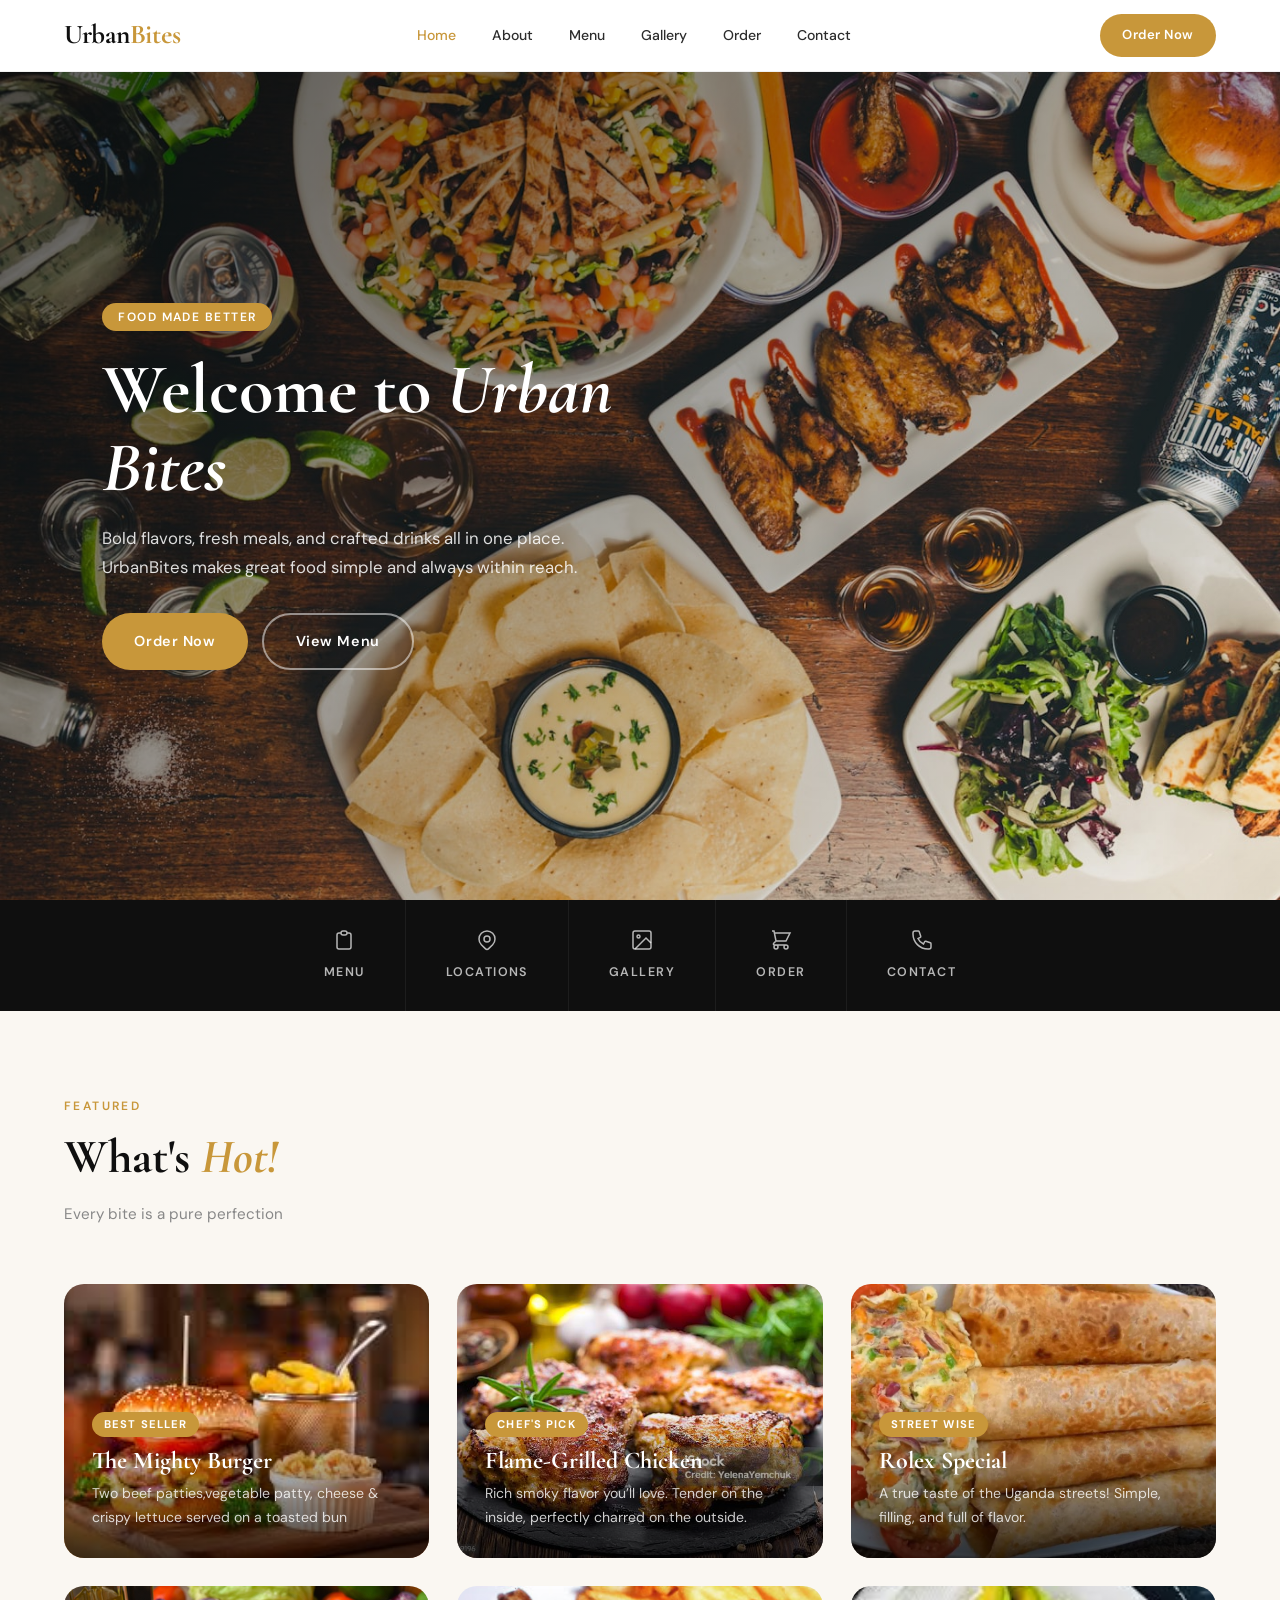
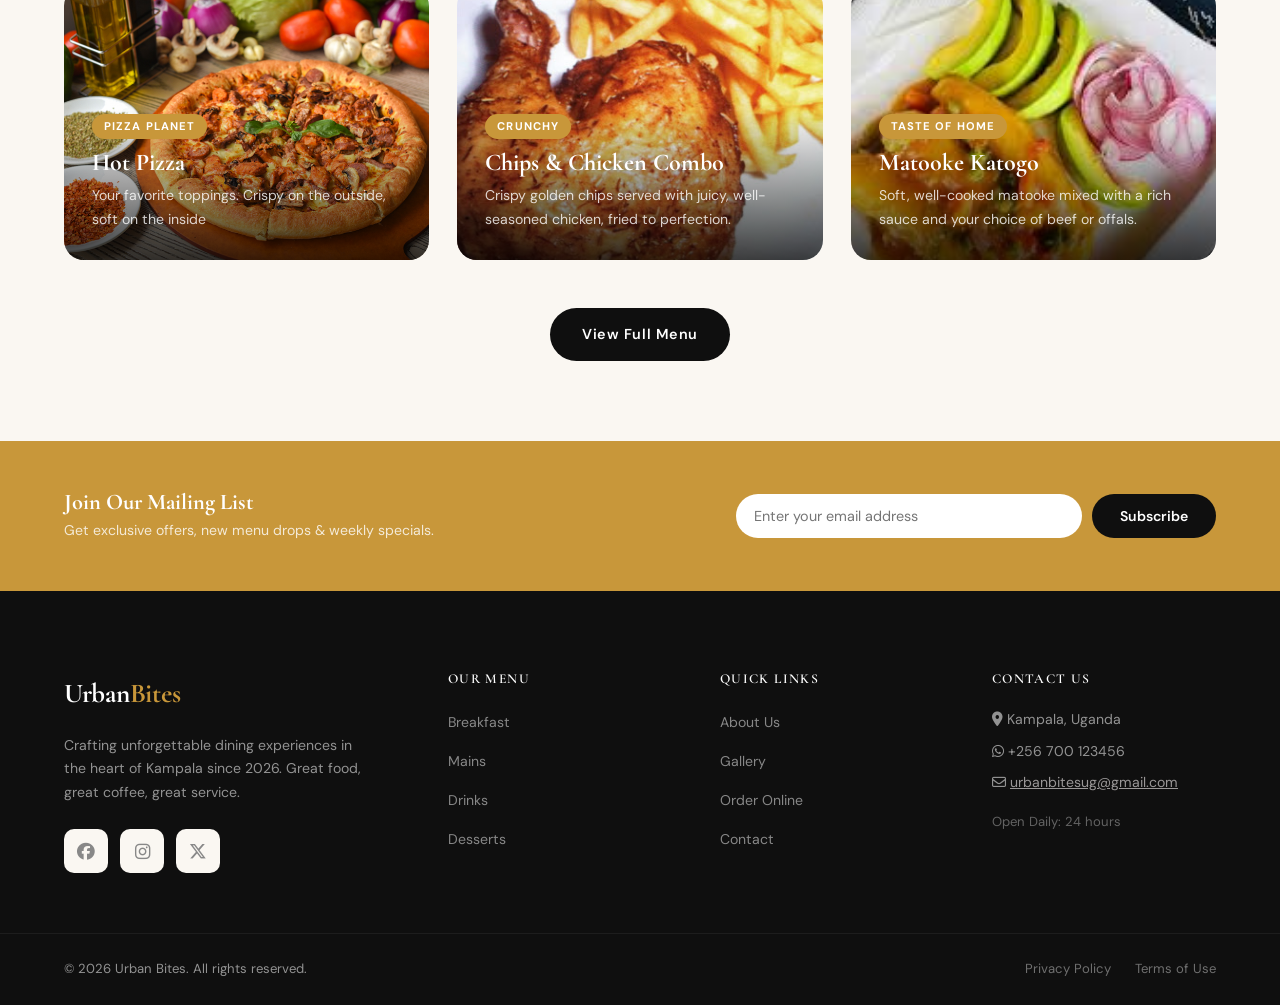
<file: index.html>
<!DOCTYPE html>
<html lang="en">
<head>
  <meta charset="UTF-8">
  <meta name="viewport" content="width=device-width, initial-scale=1.0">
  <title>Urban Bites | Premium Dining in Kampala</title>
  <link rel="stylesheet" href="style.css">
  <link rel="stylesheet" href="https://cdnjs.cloudflare.com/ajax/libs/font-awesome/6.7.2/css/all.min.css">

</head>
<body>

<!-- HEADER -->
<header class="site-header" id="siteHeader">
  <div class="header-inner">
    <a href="index.html" class="logo">Urban<span>Bites</span></a>
    <nav class="main-nav">
      <a href="index.html" class="active">Home</a>
      <a href="about.html">About</a>
      <a href="services.html">Menu</a>
      <a href="gallery.html">Gallery</a>
      <a href="order.html">Order</a>
      <a href="contact.html">Contact</a>
      
    </nav>
    <a href="order.html" class="btn btn-gold btn-sm nav-cta">Order Now</a>
    <button class="hamburger" id="hamburger" aria-label="Toggle menu">
      <span></span><span></span><span></span>
    </button>
  </div>
</header>

<!-- MOBILE MENU -->
<div class="mobile-menu" id="mobileMenu" style="display:none;">
  <a href="index.html">Home</a>
  <a href="about.html">About</a>
  <a href="services.html">Menu</a>
  <a href="gallery.html">Gallery</a>
  <a href="order.html">Order</a>
  <a href="contact.html">Contact</a>
  <a href="order.html" class="btn btn-gold">Order Now</a>
</div>

<div class="page-body">

  <!-- HERO SLIDER -->
  <section class="hero-slider" aria-label="Featured slides">
    <div class="slide active" id="slide-0">
      <div class="slide-bg" style="background-image: url('/Images/home\ page\ background.jpg');"></div>
      <div class="slide-overlay"></div>
      <div class="slide-content">
        <div class="slide-text">
          <span class="tag">Food made better</span>
          <h2>Welcome to <em style="color: white;">Urban Bites</em></h2>
          <p>Bold flavors, fresh meals, and crafted drinks all in one place. UrbanBites makes great food simple and always within reach.</p>
          <div class="slide-actions">
            <a href="order.html" class="btn btn-gold">Order Now</a>
            <a href="services.html" class="btn btn-outline">View Menu</a>
          </div>
        </div>
      </div>
    </div>
  </section>
    
  <!-- QUICK LINKS -->
  <nav class="quick-links" aria-label="Quick navigation">
    <div class="quick-links-inner">
      <a href="services.html" class="quick-link-item">
        <svg viewBox="0 0 24 24"><path d="M9 5H7a2 2 0 00-2 2v12a2 2 0 002 2h10a2 2 0 002-2V7a2 2 0 00-2-2h-2M9 5a2 2 0 002 2h2a2 2 0 002-2M9 5a2 2 0 012-2h2a2 2 0 012 2"/></svg>
        Menu
      </a>
      <a href="#locations" class="quick-link-item">
        <svg viewBox="0 0 24 24"><path d="M17.657 16.657L13.414 20.9a1.998 1.998 0 01-2.827 0l-4.244-4.243a8 8 0 1111.314 0z"/><path d="M15 11a3 3 0 11-6 0 3 3 0 016 0z"/></svg>
        Locations
      </a>
      <a href="gallery.html" class="quick-link-item">
      
        <svg viewBox="0 0 24 24"><rect x="3" y="3" width="18" height="18" rx="2"/><circle cx="8.5" cy="8.5" r="1.5"/><path d="M21 15l-5-5L5 21"/></svg>
       
        Gallery
      </a>
      <a href="order.html" class="quick-link-item">
        <svg viewBox="0 0 24 24"><path d="M3 3h2l.4 2M7 13h10l4-8H5.4M7 13L5.4 5M7 13l-2.293 2.293c-.63.63-.184 1.707.707 1.707H17m0 0a2 2 0 100 4 2 2 0 000-4zm-8 2a2 2 0 11-4 0 2 2 0 014 0z"/></svg>
        Order
      </a>
      <a href="contact.html" class="quick-link-item">
        <svg viewBox="0 0 24 24"><path d="M3 5a2 2 0 012-2h3.28a1 1 0 01.948.684l1.498 4.493a1 1 0 01-.502 1.21l-2.257 1.13a11.042 11.042 0 005.516 5.516l1.13-2.257a1 1 0 011.21-.502l4.493 1.498a1 1 0 01.684.949V19a2 2 0 01-2 2h-1C9.716 21 3 14.284 3 6V5z"/></svg>
        Contact
      </a>
    </div>
  </nav>

  <!-- PROMO / FEATURED -->
  <section class="promo-section">
    <div class="container">
      <div class="section-head">
        <span class="section-label">Featured</span>
        <h2 class="section-title">What's <em>Hot!</em></h2>
        <p class="section-subtitle">Every bite is a pure perfection</p>
      </div>
      <div class="promo-grid">
        <a href="services.html" class="promo-card">
          <img src="/Images/burger.jpg" alt="Signature Burger">
          <div class="promo-card-overlay">
            <span class="promo-badge">Best Seller</span>
            <h3>The Mighty Burger</h3>
            <p>Two beef patties,vegetable patty, cheese &amp; crispy lettuce served on a toasted bun</p>
          </div>
        </a>
        <a href="services.html" class="promo-card">
          <img src="/Images/Chicken.jpg" alt="Chicken">
          <div class="promo-card-overlay">
            <span class="promo-badge">Chef's Pick</span>
            <h3>Flame-Grilled Chicken</h3>
            <p>Rich smoky flavor you’ll love. Tender on the inside, perfectly charred on the outside.</p>
          </div>
        </a>
        <a href="services.html" class="promo-card">
          <img src="/Images/rolex.webp" alt="Rolex">
          <div class="promo-card-overlay">
            <span class="promo-badge">STREET WISE</span>
            <h3>Rolex Special</h3>
            <p>A true taste of the Uganda streets! Simple, filling, and full of flavor.</p>
          </div>
        </a>
        <a href="services.html" class="promo-card">
          <img src="/Images/pizza 1.jpg" alt="Peri Peri Chicken">
          <div class="promo-card-overlay">
            <span class="promo-badge">pizza planet</span>
            <h3>Hot Pizza</h3>
            <p>Your favorite toppings. Crispy on the outside, soft on the inside</p>
          </div>
        </a>
        <a href="services.html" class="promo-card">
          <img src="/Images/Chips and chicken.jpg" alt="Chips andChicken">
          <div class="promo-card-overlay">
            <span class="promo-badge">CRUNCHY</span>
            <h3>Chips & Chicken Combo</h3>
            <p>Crispy golden chips served with juicy, well-seasoned chicken, fried to perfection.</p>
          </div>
        </a>
        <a href="services.html" class="promo-card">
          <img src="/Images/Katogo.jpg" alt="Katogo">
          <div class="promo-card-overlay">
            <span class="promo-badge">Taste of home</span>
            <h3>Matooke Katogo</h3>
            <p>Soft, well-cooked matooke mixed with a rich sauce and your choice of beef or offals.</p>
          </div>
        </a>
      </div>
    </div>
    <div style="text-align:center; margin-top: 48px;">
        <a href="services.html" class="btn btn-dark">View Full Menu</a>
      </div>
  </section>

  

  <!-- SUBSCRIBE -->
  <div class="subscribe-strip">
    <div class="subscribe-text">
      <h3>Join Our Mailing List</h3>
      <p>Get exclusive offers, new menu drops & weekly specials.</p>
    </div>
    <div class="subscribe-form">
      <input type="email" placeholder="Enter your email address">
      <button type="button">Subscribe</button>
    </div>
  </div>

  <!-- FOOTER -->
  <footer class="site-footer" id="locations">
    <div class="footer-inner">
      <div class="footer-brand">
        <a href="index.html" class="logo">Urban<span>Bites</span></a>
        <p>Crafting unforgettable dining experiences in the heart of Kampala since 2026. Great food, great coffee, great service.</p>
        <div class="social-links" style="margin-top:24px;">
          <a href="#" class="social-btn" aria-label="Facebook"><i class="fa-brands fa-facebook"></i></a>
          <a href="#" class="social-btn" aria-label="Instagram"><i class="fa-brands fa-instagram"></i></a>
          <a href="#" class="social-btn" aria-label="Twitter"><i class="fa-brands fa-x-twitter"></i></a>
        </div>
      </div>
      <div class="footer-col">
        <h4>Our Menu</h4>
        <ul>
          <li><a href="services.html">Breakfast</a></li>
          <li><a href="services.html">Mains</a></li>
          <li><a href="services.html">Drinks</a></li>
          <li><a href="services.html">Desserts</a></li>
        </ul>
      </div>
      <div class="footer-col">
        <h4>Quick Links</h4>
        <ul>
          <li><a href="about.html">About Us</a></li>
          <li><a href="gallery.html">Gallery</a></li>
          <li><a href="order.html">Order Online</a></li>
          <li><a href="contact.html">Contact</a></li>
        </ul>
      </div>
      <div class="footer-col">
        <h4>Contact Us</h4>
        <p><i class="fa-solid fa-location-dot"></i> Kampala, Uganda</p>
        <p style="margin-top:8px;"><i class="fa-brands fa-whatsapp"></i>    +256 700 123456</p>
        <p style="margin-top:8px;"><i class="fa-regular fa-envelope"></i> <a style="color: #9a9797;" href="mailto:urbanbitesug@gmail.com">urbanbitesug@gmail.com</a></p>
        <p style="margin-top:16px; font-size:0.82rem; color:rgba(255,255,255,0.35);">Open Daily: 24 hours</p>
      </div>
    </div>
    <div class="footer-bottom" style="border-top:1px solid rgba(255,255,255,0.06);margin-top:60px;padding:24px 5%;">
      <p>© 2026 Urban Bites. All rights reserved.</p>
      <div class="footer-bottom-links">
        <a href="#">Privacy Policy</a>
        <a href="#">Terms of Use</a>
      </div>
    </div>
  </footer>

</div><!-- end page-body -->

<script src="main.js"></script>

<!-- JavaScript Added -->
<script>
// Newsletter Subscription Confirmation
// This script shows a thank you message when someone subscribes

document.addEventListener('DOMContentLoaded', function() {
  const subscribeBtn = document.querySelector('.subscribe-form button');
  const emailInput = document.querySelector('.subscribe-form input[type="email"]');
  
  if (subscribeBtn && emailInput) {
    subscribeBtn.addEventListener('click', function() {
      const email = emailInput.value;
      
      // Simple check if email is not empty and has @ symbol
      if (email && email.includes('@')) {
        alert('Thank you for subscribing! 🎉\n\nYou will receive exclusive offers at: ' + email);
        emailInput.value = ''; // Clear the input
      } else {
        alert('Please enter a valid email address.');
      }
    });
  }
});
</script>

</body>
</html>
</file>
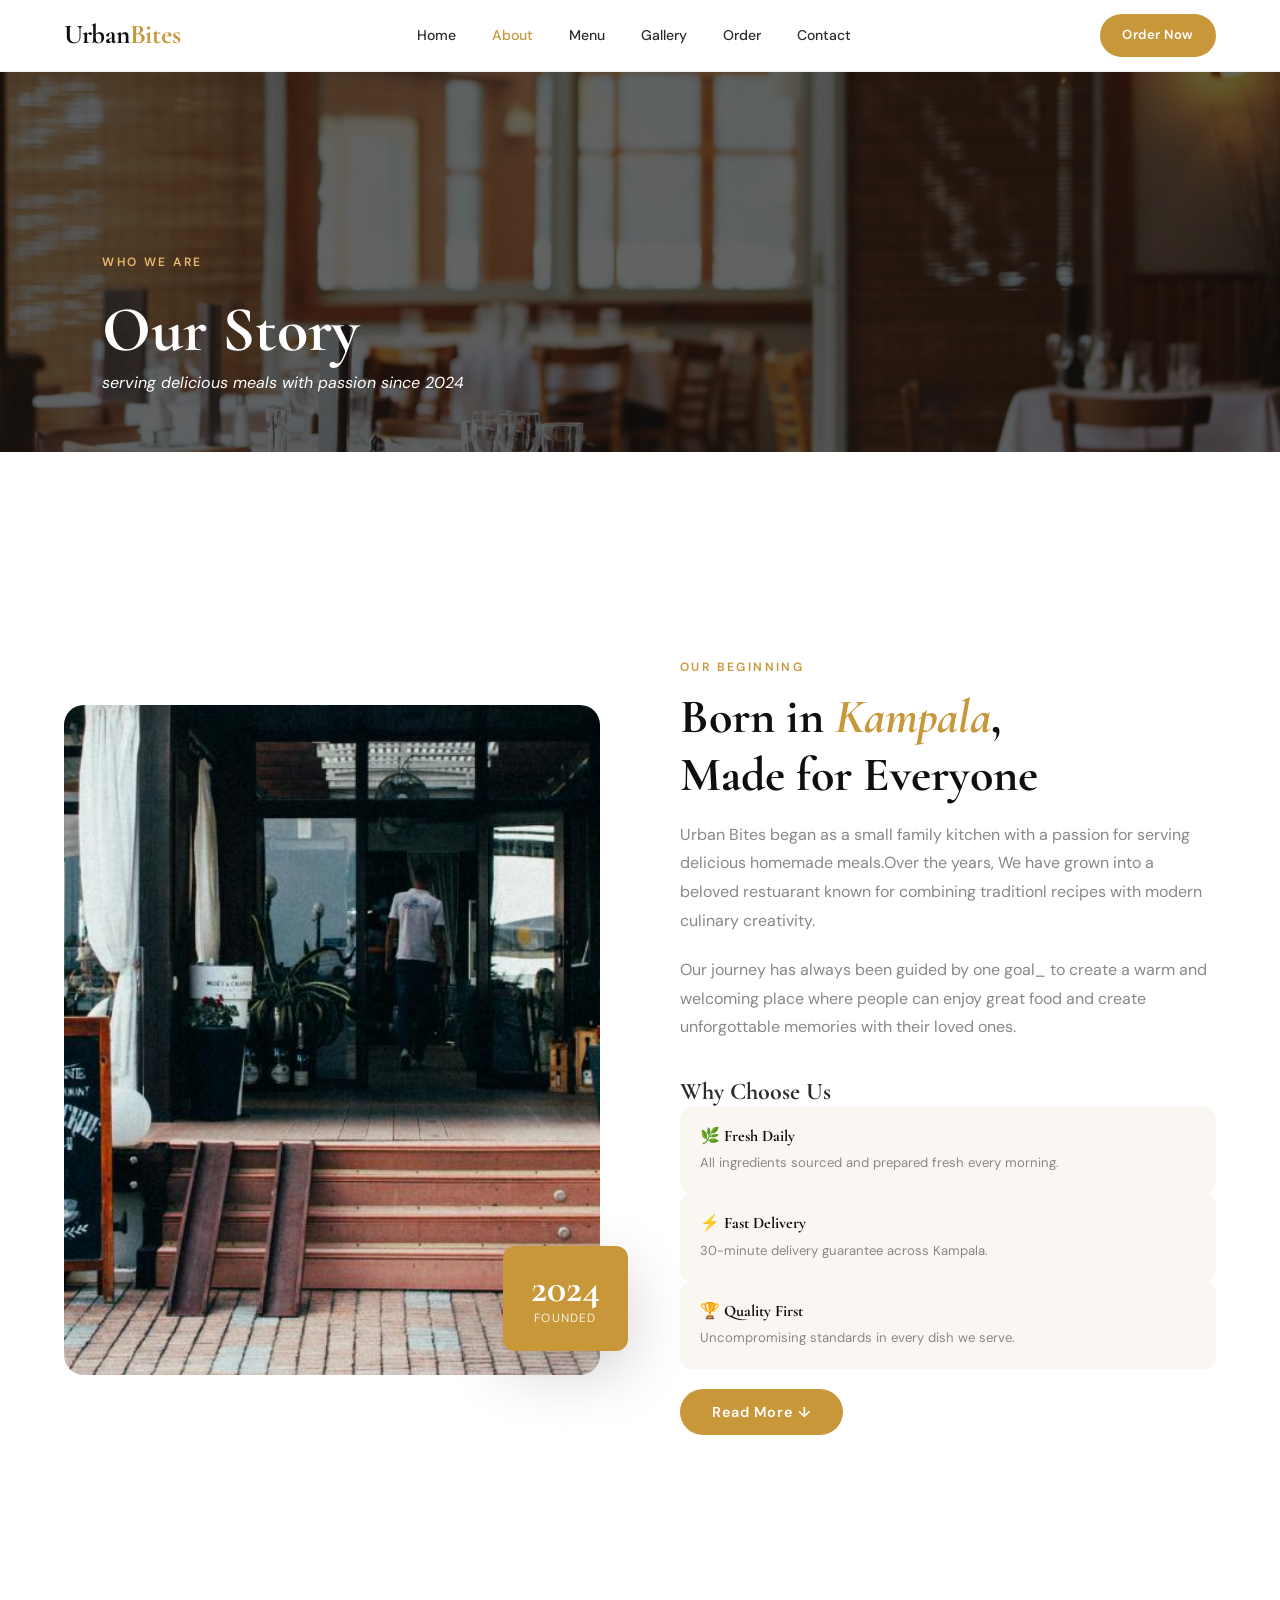
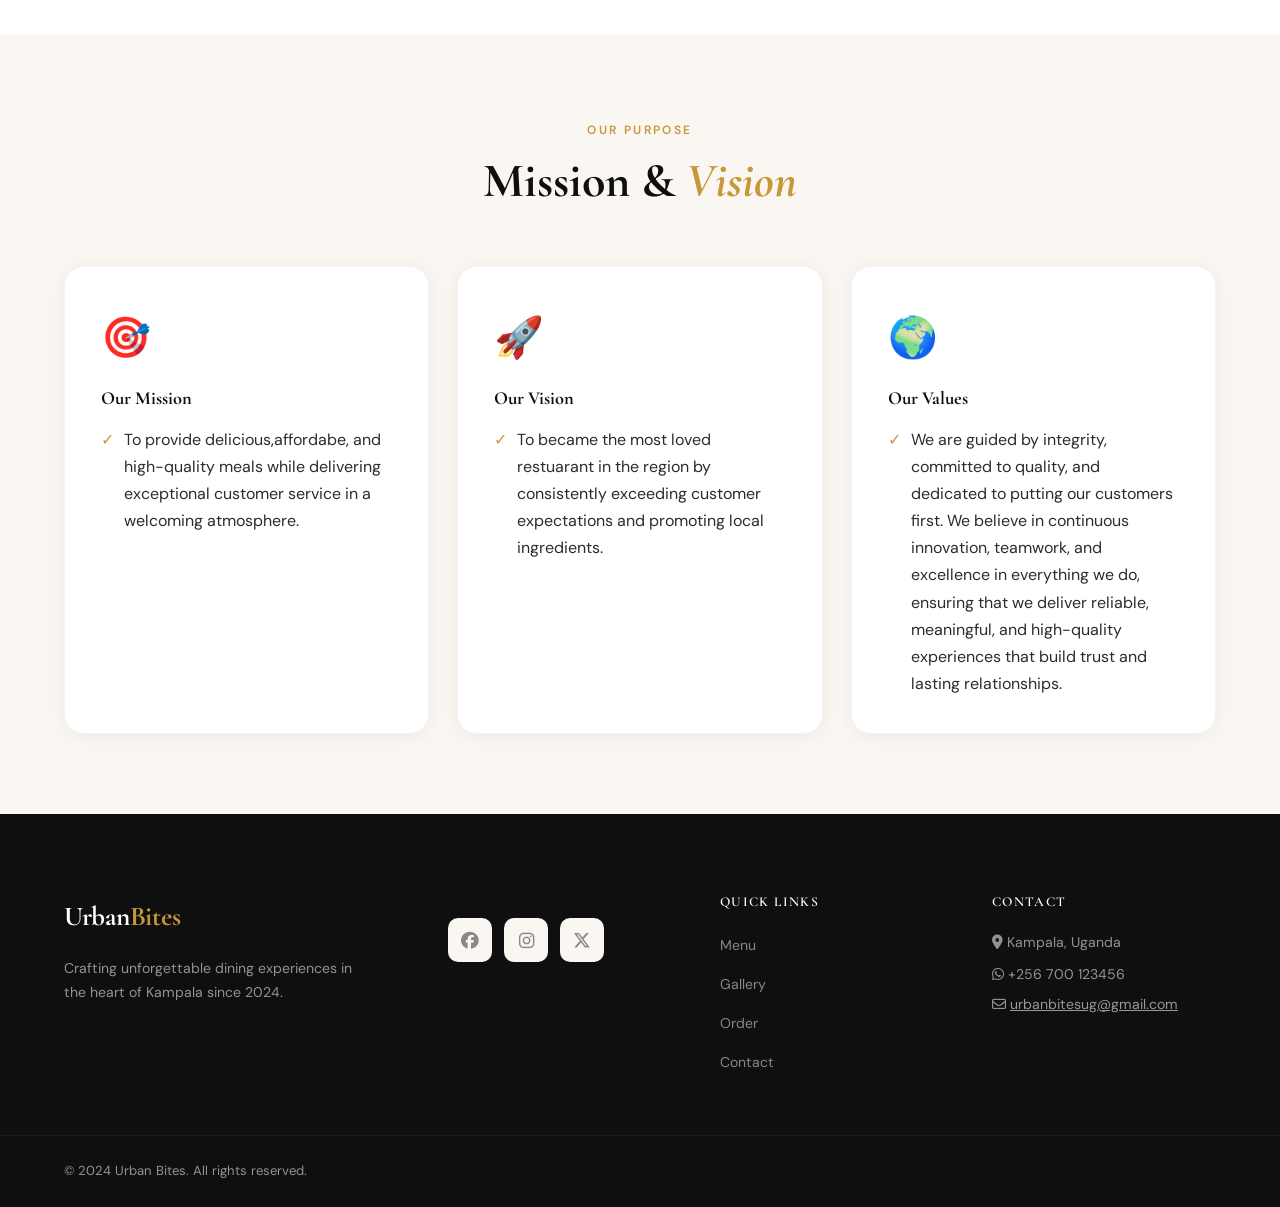
<file: about.html>
<!DOCTYPE html>
<html lang="en">
<head>
  <meta charset="UTF-8">
  <meta name="viewport" content="width=device-width, initial-scale=1.0">
  <title>Our Story | Urban Bites</title>
  <link rel="stylesheet" href="style.css">
   <link rel="stylesheet" href="https://cdnjs.cloudflare.com/ajax/libs/font-awesome/6.7.2/css/all.min.css">
</head>
<body>

<header class="site-header" id="siteHeader">
  <div class="header-inner">
    <a href="index.html" class="logo">Urban<span>Bites</span></a>
    <nav class="main-nav">
      <a href="index.html">Home</a>
      <a href="about.html" class="active">About</a>
      <a href="services.html">Menu</a>
      <a href="gallery.html">Gallery</a>
      <a href="order.html">Order</a>
      <a href="contact.html">Contact</a>
    </nav>
    <a href="order.html" class="btn btn-gold btn-sm nav-cta">Order Now</a>
    <button class="hamburger" id="hamburger"><span></span><span></span><span></span></button>
  </div>
</header>
<div class="mobile-menu" id="mobileMenu" style="display:none;">
  <a href="index.html">Home</a><a href="about.html">About</a><a href="services.html">Menu</a>
  <a href="gallery.html">Gallery</a><a href="order.html">Order</a><a href="contact.html">Contact</a>
  <a href="order.html" class="btn btn-gold">Order Now</a>
</div>

<div class="page-body">

  <!-- PAGE HERO -->
  <div class="page-hero">
    <div class="page-hero-bg" style="background-image: url('/Images/about\ backgroung.jpeg');"></div>
    <div class="page-hero-content">
      <span class="section-label">Who We Are</span>
      <h1>Our Story</h1>
      <em style="color: white;">serving delicious meals with passion since 2024</em>
    </div>
  </div>

  <!-- ABOUT SPLIT -->
  <section style="padding: 100px 0;">
    <div class="container">
      <div class="about-split">
        <div class="about-img-wrap">
          <img src="/Images/about1.jpeg" alt="Urban Bites Kitchen">
          <div class="about-img-badge">
            <div class="num">2024</div>
            <div class="label">Founded</div>
          </div>
        </div>
        <div class="about-content">
          <span class="section-label">Our Beginning</span>
          <h2 class="section-title">Born in <em>Kampala</em>,<br>Made for Everyone</h2>
          <p style="color: var(--text-muted); margin-bottom: 20px; line-height: 1.8;">Urban Bites began as a small family kitchen with a passion for serving delicious homemade meals.Over the years, We have grown into a beloved restuarant known for combining traditionl recipes with modern culinary creativity.</p>
          <p style="color: var(--text-muted); margin-bottom: 36px; line-height: 1.8;">Our journey has always been guided by one goal_ to create a warm and welcoming place where people can enjoy great food and create unforgottable memories with their loved ones.</p>

          <section class="why-choose-us">
              <h2>Why Choose Us</h2>
              <div class="value-item">
              <h4>🌿 Fresh Daily</h4>
              <p>All ingredients sourced and prepared fresh every morning.</p>
            </div>
            <div class="value-item">
              <h4>⚡ Fast Delivery</h4>
              <p>30-minute delivery guarantee across Kampala.</p>
            </div>
            <div class="value-item">
              <h4>🏆 Quality First</h4>
              <p>Uncompromising standards in every dish we serve.</p>
            </div>
           
          </div>
          
        </div>
      </div>
    </div>
  </section>

  <!-- MISSION & VISION -->
  <section style="padding: 80px 0; background: var(--cream);">
    <div class="container">
      <div class="section-head centered">
        <span class="section-label">Our Purpose</span>
        <h2 class="section-title">Mission & <em>Vision</em></h2>
      </div>
      <div class="menu-grid" style="grid-template-columns: repeat(auto-fit, minmax(280px, 1fr));">
        <div class="menu-card" style="padding: 0;">
          <div class="menu-card-body" style="padding: 36px;">
            <div style="font-size: 2.5rem; margin-bottom: 16px;">🎯</div>
            <h3 style="margin-bottom: 16px;">Our Mission</h3>
            <ul style="list-style: none; display: flex; flex-direction: column; gap: 10px;">
              <li style="display:flex;gap:10px;align-items:flex-start;"><span style="color:var(--gold);">✓</span> To provide delicious,affordabe, and high-quality meals while
              delivering exceptional customer service in a welcoming atmosphere.</li>
            </ul>
          </div>
        </div>
        <div class="menu-card">
          <div class="menu-card-body" style="padding: 36px;">
            <div style="font-size: 2.5rem; margin-bottom: 16px;">🚀</div>
            <h3 style="margin-bottom: 16px;">Our Vision</h3>
            <ul style="list-style: none; display: flex; flex-direction: column; gap: 10px;">
              <li style="display:flex;gap:10px;align-items:flex-start;"><span style="color:var(--gold);">✓</span> To became the most loved restuarant in the region by consistently
              exceeding customer expectations and promoting local ingredients.</li>
            </ul>
          </div>
        </div>
        <div class="menu-card">
          <div class="menu-card-body" style="padding: 36px;">
            <div style="font-size: 2.5rem; margin-bottom: 16px;">🌍</div>
            <h3 style="margin-bottom: 16px;">Our Values</h3>
            <ul style="list-style: none; display: flex; flex-direction: column; gap: 10px;">
              <li style="display:flex;gap:10px;align-items:flex-start;"><span style="color:var(--gold);">✓</span> We are guided by integrity, committed to quality, and dedicated to putting our customers first.
              We believe in continuous innovation, teamwork, and excellence in everything we do,
            ensuring that we deliver reliable, meaningful, and high-quality experiences that build trust
          and lasting relationships.</li>
          </div>
        </div>
      </div>
    </div>
  </section>


  <footer class="site-footer">
    <div class="footer-inner">
      <div class="footer-brand">
        <a href="index.html" class="logo">Urban<span>Bites</span></a>
        <p>Crafting unforgettable dining experiences in the heart of Kampala since 2024.</p>
      </div>
      <div class="social-links" style="margin-top:24px;">
          <a href="#" class="social-btn" aria-label="Facebook"><i class="fa-brands fa-facebook"></i></a>
          <a href="#" class="social-btn" aria-label="Instagram"><i class="fa-brands fa-instagram"></i></a>
          <a href="#" class="social-btn" aria-label="Twitter"><i class="fa-brands fa-x-twitter"></i></a>
        </div>
      <div class="footer-col">
        <h4>Quick Links</h4>
        <ul>
          <li><a href="services.html">Menu</a></li>
          <li><a href="gallery.html">Gallery</a></li>
          <li><a href="order.html">Order</a></li>
          <li><a href="contact.html">Contact</a></li>
        </ul>
      </div>
      <div class="footer-col">
        <h4>Contact</h4>
        <p>
            <p><i class="fa-solid fa-location-dot"></i> Kampala, Uganda</p>
        <p style="margin-top:8px;"><i class="fa-brands fa-whatsapp"></i>    +256 700 123456
        </p>
        <p> <a style="margin-top:8px;"><i class="fa-regular fa-envelope"></i> <a style="color: #9a9797;" href="mailto:urbanbitesug@gmail.com">urbanbitesug@gmail.com</a></p>
      </div>
    </div>
    <div class="footer-bottom" style="border-top:1px solid rgba(255,255,255,0.06);margin-top:60px;padding:24px 5%;">
      <p>© 2024 Urban Bites. All rights reserved.</p>
    </div>
  </footer>
</div>

<script src="main.js"></script>

<!-- JavaScript Added -->
<script>
// "Read More" Toggle Feature
// This script shows/hides extra content when clicking a button

document.addEventListener('DOMContentLoaded', function() {
  const aboutContent = document.querySelector('.about-content');
  
  if (aboutContent) {
    // Create the extra content section (hidden by default)
    const extraContent = document.createElement('div');
    extraContent.id = 'extraContent';
    extraContent.style.display = 'none';
    extraContent.style.marginTop = '20px';
    extraContent.style.padding = '20px';
    extraContent.style.background = 'var(--cream)';
    extraContent.style.borderRadius = '12px';
    extraContent.innerHTML = `
      <h4 style="color: var(--gold); margin-bottom: 10px;">Did You Know?</h4>
      <p style="color: var(--text-muted); line-height: 1.8;">
        Our recipes have been passed down through three generations of chefs. 
        Each dish is prepared with the same love and care that our grandmother 
        used in her kitchen. We source 90% of our ingredients from local Ugandan 
        farmers, supporting over 50 families in the Kampala region.
      </p>
    `;
    
    // Create the toggle button
    const readMoreBtn = document.createElement('button');
    readMoreBtn.textContent = 'Read More ↓';
    readMoreBtn.className = 'btn btn-gold';
    readMoreBtn.style.marginTop = '20px';
    
    // Add click event to toggle content
    readMoreBtn.addEventListener('click', function() {
      if (extraContent.style.display === 'none') {
        extraContent.style.display = 'block';
        readMoreBtn.textContent = 'Read Less ↑';
      } else {
        extraContent.style.display = 'none';
        readMoreBtn.textContent = 'Read More ↓';
      }
    });
    
    // Add button and extra content to the page
    aboutContent.appendChild(readMoreBtn);
    aboutContent.appendChild(extraContent);
  }
});
</script>

</body>
</html>
</file>
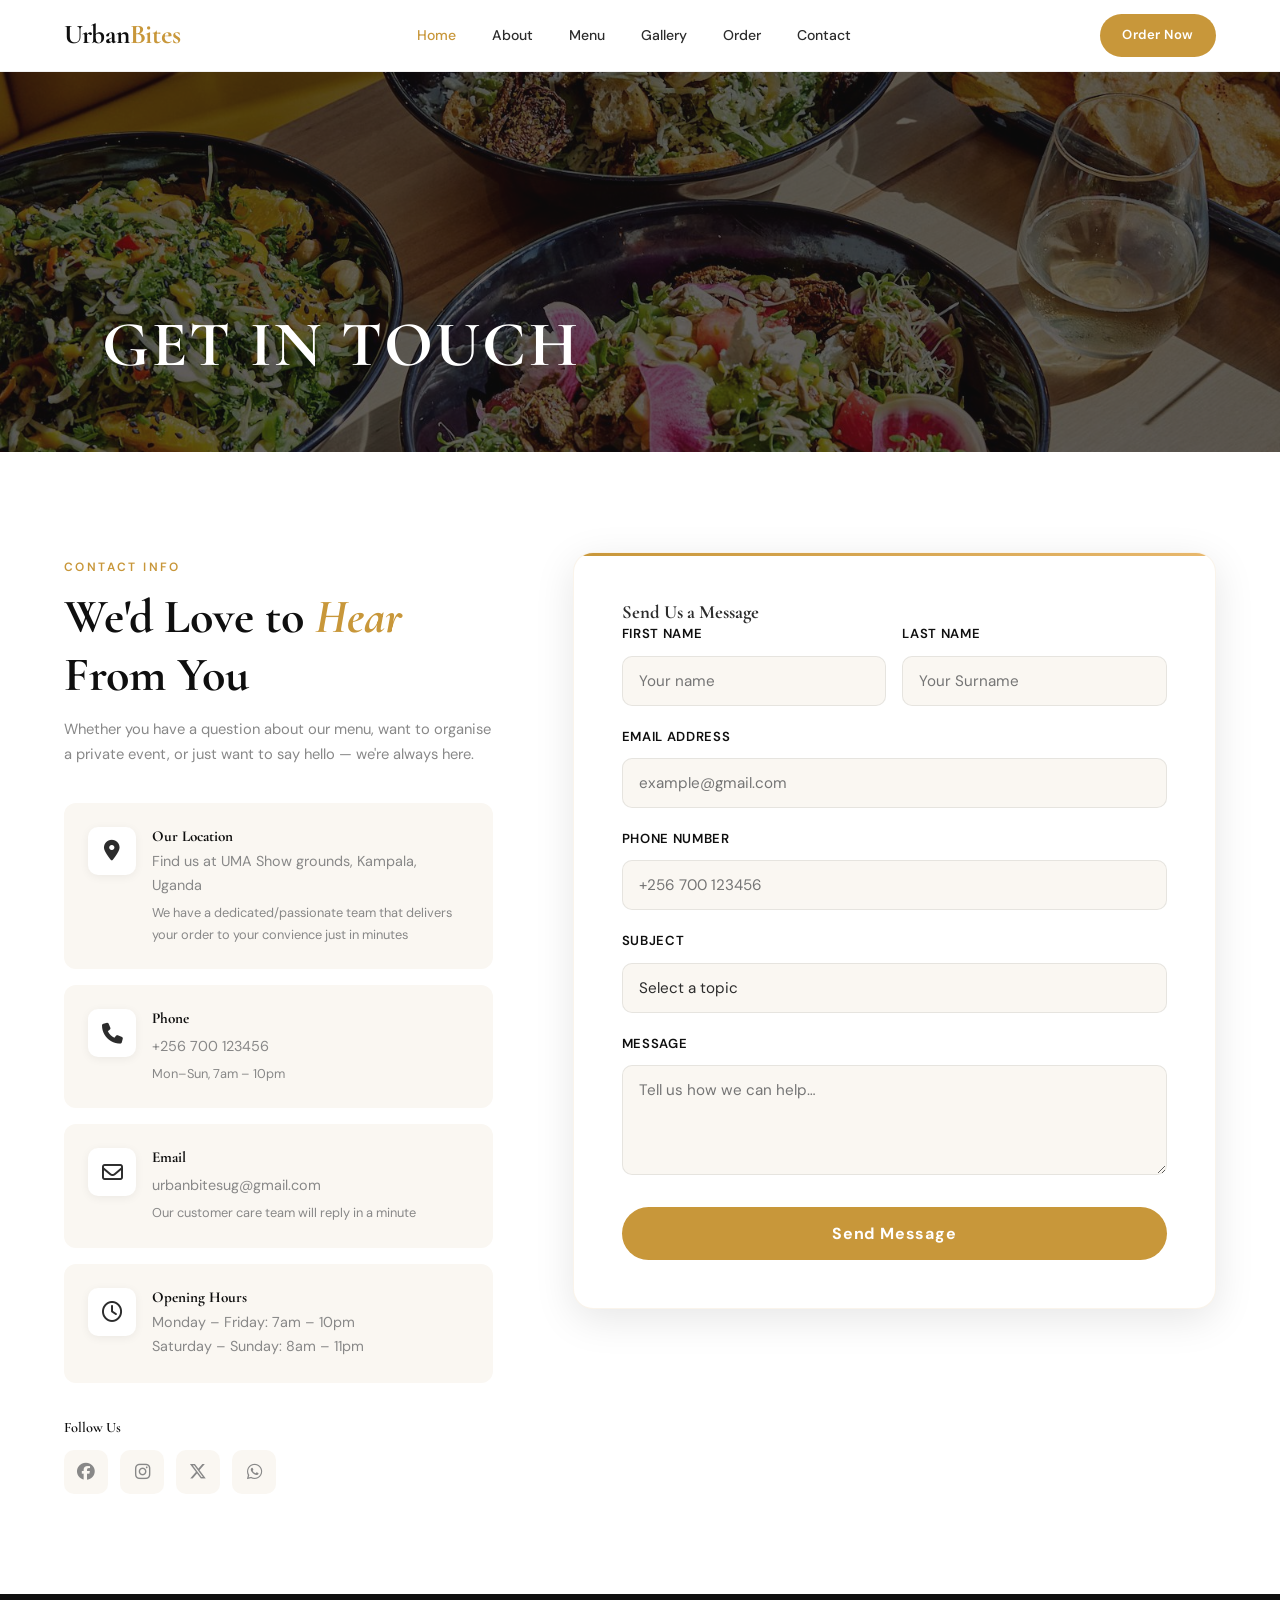
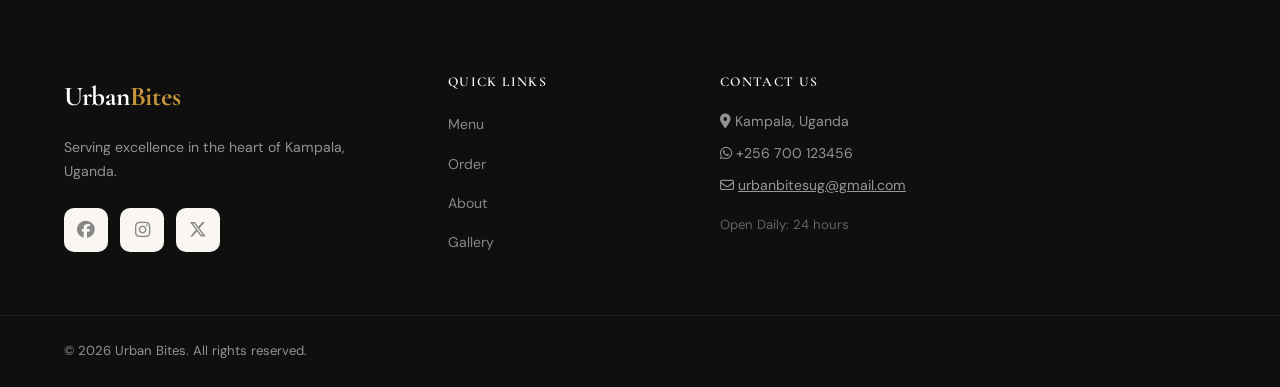
<file: contact.html>
<!DOCTYPE html>
<html lang="en">
<head>
  <meta charset="UTF-8">
  <meta name="viewport" content="width=device-width, initial-scale=1.0">
  <title>Contact Us | Urban Bites</title>
  <link rel="stylesheet" href="style.css">
  <link rel="stylesheet" href="https://cdnjs.cloudflare.com/ajax/libs/font-awesome/6.7.2/css/all.min.css">

</head>
<body>
</div>
<header class="site-header" id="siteHeader">
  <div class="header-inner">
    <a href="index.html" class="logo">Urban<span>Bites</span></a>
    <nav class="main-nav">
      <a href="index.html" class="active">Home</a>
      <a href="about.html">About</a>
      <a href="services.html">Menu</a>
      <a href="gallery.html">Gallery</a>
      <a href="order.html">Order</a>
      <a href="contact.html">Contact</a>
      
    </nav>
    <a href="order.html" class="btn btn-gold btn-sm nav-cta">Order Now</a>
    <button class="hamburger" id="hamburger" aria-label="Toggle menu">
      <span></span><span></span><span></span>
    </button>
  </div>
</header>

<div class="page-body">

  <div class="page-hero">
    <div class="page-hero-bg" style="background-image: url('/Images/FM7.jpeg');"></div>
    <div class="page-hero-content">
      <span class="section-label">
      
      <h1>Get In Touch</h1>
    </div>
  </div>

  <section class="contact-section">
    <div class="container">
      <div class="contact-inner">
        <div>
          <span class="section-label">Contact Info</span>
          <h2 class="section-title" style="margin-bottom:12px;">We'd Love to <em>Hear</em> From You</h2>
          <p style="color:var(--text-muted);margin-bottom:36px;font-size:0.92rem;">Whether you have a question about our menu, want to organise a private event, or just want to say hello — we're always here.</p>

          <div class="contact-cards">
            <div class="contact-card">
              <div class="contact-icon"><i class="fa-solid fa-location-dot"></i></i>
</div>
              <div class="contact-card-text">
                <h4>Our Location</h4>
                <p> Find us at UMA Show grounds, Kampala, Uganda</p>
                <p style="font-size:0.8rem;margin-top:4px;">We have a dedicated/passionate team that delivers your order to your convience just in minutes</p>
              </div>
            </div>
            <div class="contact-card">
              <div class="contact-icon"><i class="fa-solid fa-phone"></i></div>
              <div class="contact-card-text">
                <h4>Phone</h4>
                <a href="tel:+256700123456">+256 700 123456</a>
                <p style="font-size:0.8rem;margin-top:4px;">Mon–Sun, 7am – 10pm</p>
              </div>
            </div>
            <div class="contact-card">
              <div class="contact-icon"><i class="fa-regular fa-envelope"></i></div>
              <div class="contact-card-text">
                <h4>Email</h4>
                <a href="mailto:urbanbitesug@gmail.com">urbanbitesug@gmail.com</a>
                <p style="font-size:0.8rem;margin-top:4px;">Our customer care team will reply in a minute</p>
              </div>
            </div>
            <div class="contact-card">
              <div class="contact-icon"><i class="fa-regular fa-clock"></i></div>
              <div class="contact-card-text">
                <h4>Opening Hours</h4>
                <p>Monday – Friday: 7am – 10pm</p>
                <p>Saturday – Sunday: 8am – 11pm</p>
              </div>
            </div>
          </div>

          <div class="social-section">
            <h4>Follow Us</h4>
            <div class="social-links">
              <a href="https://www.facebook.com" class="social-btn" aria-label="Facebook"><i class="fa-brands fa-facebook"></i></a>
              <a href="https://www.instagram.com" class="social-btn" aria-label="Instagram"><i class="fa-brands fa-instagram"></i></a>
              <a href="https://twitter.com" class="social-btn" aria-label="Twitter"><i class="fa-brands fa-x-twitter"></i></a>
              <a href="https://wa.me/256748994767" class="social-btn" aria-label="WhatsApp"><i class="fa-brands fa-whatsapp"></i></a>
            </div>
          </div>
        </div>

        <!-- FEEDBACK FORM -->
        <div class="order-form-card">
          <h3>Send Us a Message</h3>
          
          <div class="form-row">
            <div class="form-group">
              <label>First Name</label>
              <input type="text" id="fname" placeholder="Your name">
            </div>
            <div class="form-group">
              <label>Last Name</label>
              <input type="text" id="lname" placeholder="Your Surname">
            </div>
          </div>
          <div class="form-group">
            <label>Email Address</label>
            <input type="email" id="email" placeholder="example@gmail.com">
          </div>
          <div class="form-group">
            <label>Phone Number</label>
            <input type="tel" id="cphone" placeholder="+256 700 123456">
          </div>
          <div class="form-group">
            <label>Subject</label>
            <select id="subject">
              <option value="" disabled selected>Select a topic</option>
              <option>General Enquiry</option>
              <option>Order Issue</option>
              <option>Private Event / Catering</option>
              <option>Feedback</option>
              <option>Partnership</option>
            </select>
          </div>
          <div class="form-group">
            <label>Message</label>
            <textarea id="message" placeholder="Tell us how we can help…"></textarea>
          </div>
          <div class="form-submit">
            <button class="btn btn-gold" type="button" id="sendMsg" style="width:100%;justify-content:center;">
              Send Message 
            </button>
          </div>
        </div>
      </div>
    </div>
  </section>

  <footer class="site-footer">
    <div class="footer-inner">
      <div class="footer-brand">
        <a href="index.html" class="logo">Urban<span>Bites</span></a>
        <p>Serving excellence in the heart of Kampala, Uganda.</p>
        <div class="social-links" style="margin-top:24px;">
          <a href="#" class="social-btn" aria-label="Facebook"><i class="fa-brands fa-facebook"></i></a>
          <a href="#" class="social-btn" aria-label="Instagram"><i class="fa-brands fa-instagram"></i></a>
          <a href="#" class="social-btn" aria-label="Twitter"><i class="fa-brands fa-x-twitter"></i></a>
        </div>
      </div>
      <div class="footer-col">
        <h4>Quick Links</h4>
        <ul>
          <li><a href="services.html">Menu</a></li>
          <li><a href="order.html">Order</a></li>
          <li><a href="about.html">About</a></li>
          <li><a href="gallery.html">Gallery</a></li>
        </ul>
      </div>
      <div class="footer-col">
        <h4>Contact Us</h4>
        <p><i class="fa-solid fa-location-dot"></i> Kampala, Uganda</p>
        <p style="margin-top:8px;"><i class="fa-brands fa-whatsapp"></i>    +256 700 123456</p>
        <p style="margin-top:8px;"><i class="fa-regular fa-envelope"></i> <a style="color: #9a9797;" href="mailto:urbanbitesug@gmail.com">urbanbitesug@gmail.com</a></p>
        <p style="margin-top:16px; font-size:0.82rem; color:rgba(255,255,255,0.35);">Open Daily: 24 hours</p>
      </div>
    </div>
    <div class="footer-bottom" style="border-top:1px solid rgba(255,255,255,0.06);margin-top:60px;padding:24px 5%;">
      <p>&copy; 2026 Urban Bites. All rights reserved.</p>
    </div>
  </footer>
</div>
<script src="main.js"></script>

<!-- JavaScript Added -->
<script>
// Contact Form Confirmation
// This script validates the contact form and shows a confirmation message

document.addEventListener('DOMContentLoaded', function() {
  const sendBtn = document.getElementById('sendMsg');
  
  // Create success message element (hidden by default)
  const successDiv = document.createElement('div');
  successDiv.id = 'contactSuccess';
  successDiv.style.display = 'none';
  successDiv.style.background = '#d4edda';
  successDiv.style.color = '#155724';
  successDiv.style.padding = '16px 20px';
  successDiv.style.borderRadius = '10px';
  successDiv.style.marginBottom = '20px';
  successDiv.style.fontSize = '0.92rem';
  successDiv.style.borderLeft = '4px solid #28a745';
  successDiv.innerHTML = '<i class="fa-solid fa-check-circle"></i> Message sent successfully! We will get back to you within 24 hours.';
  
  // Insert success message before the form
  const formCard = document.querySelector('.order-form-card');
  const formHeader = formCard.querySelector('h3');
  formHeader.insertAdjacentElement('afterend', successDiv);
  
  sendBtn.addEventListener('click', function() {
    // Get form values
    const fname = document.getElementById('fname').value.trim();
    const lname = document.getElementById('lname').value.trim();
    const email = document.getElementById('email').value.trim();
    const subject = document.getElementById('subject').value;
    const message = document.getElementById('message').value.trim();
    
    // Check required fields
    if (!fname || !lname || !email || !subject || !message) {
      alert('Please fill in all fields before sending.');
      return;
    }
    
    // Simple email validation (check for @ symbol)
    if (!email.includes('@')) {
      alert('Please enter a valid email address.');
      return;
    }
    
    // Show success message
    successDiv.style.display = 'block';
    successDiv.scrollIntoView({ behavior: 'smooth', block: 'center' });
    
    // Clear form after 2 seconds
    setTimeout(function() {
      document.getElementById('fname').value = '';
      document.getElementById('lname').value = '';
      document.getElementById('email').value = '';
      document.getElementById('cphone').value = '';
      document.getElementById('subject').value = '';
      document.getElementById('message').value = '';
    }, 2000);
    
    // Hide success message after 6 seconds
    setTimeout(function() {
      successDiv.style.display = 'none';
    }, 6000);
  });
});
</script>

</body>
</html>
</file>
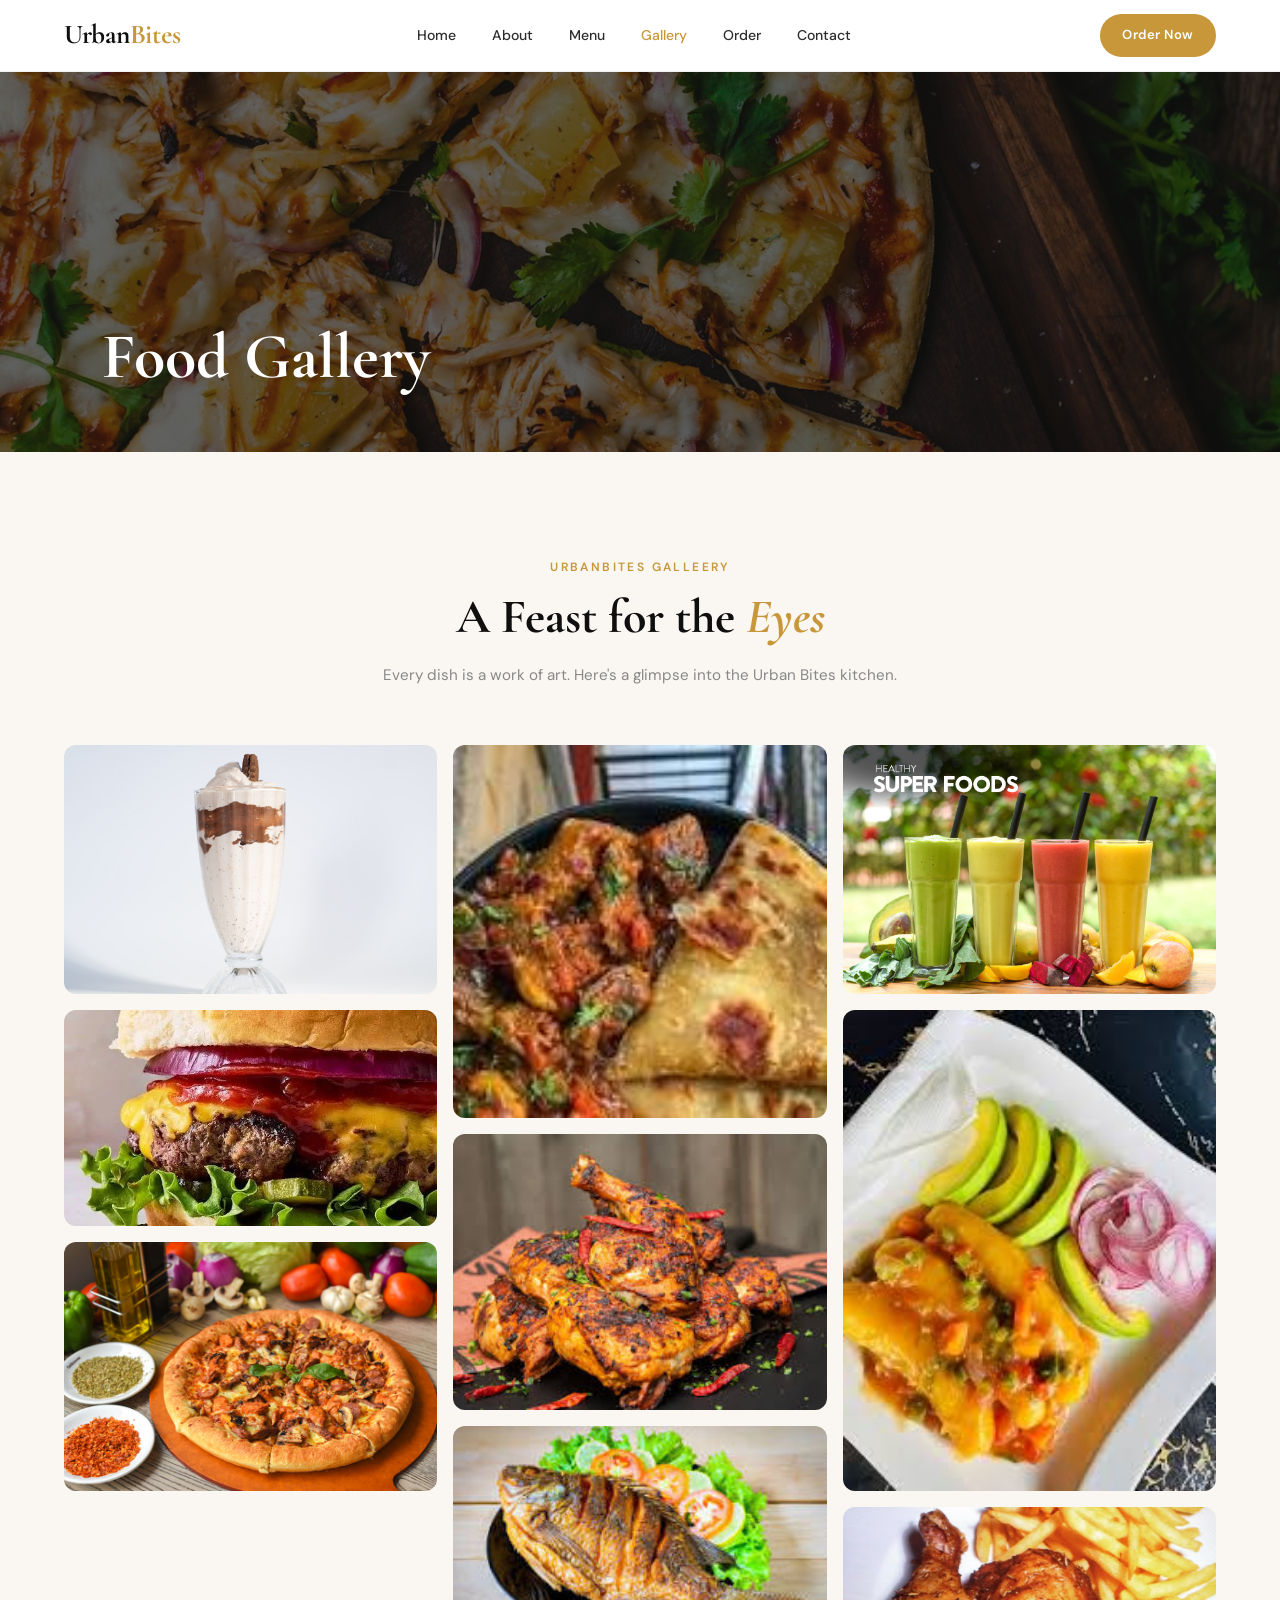
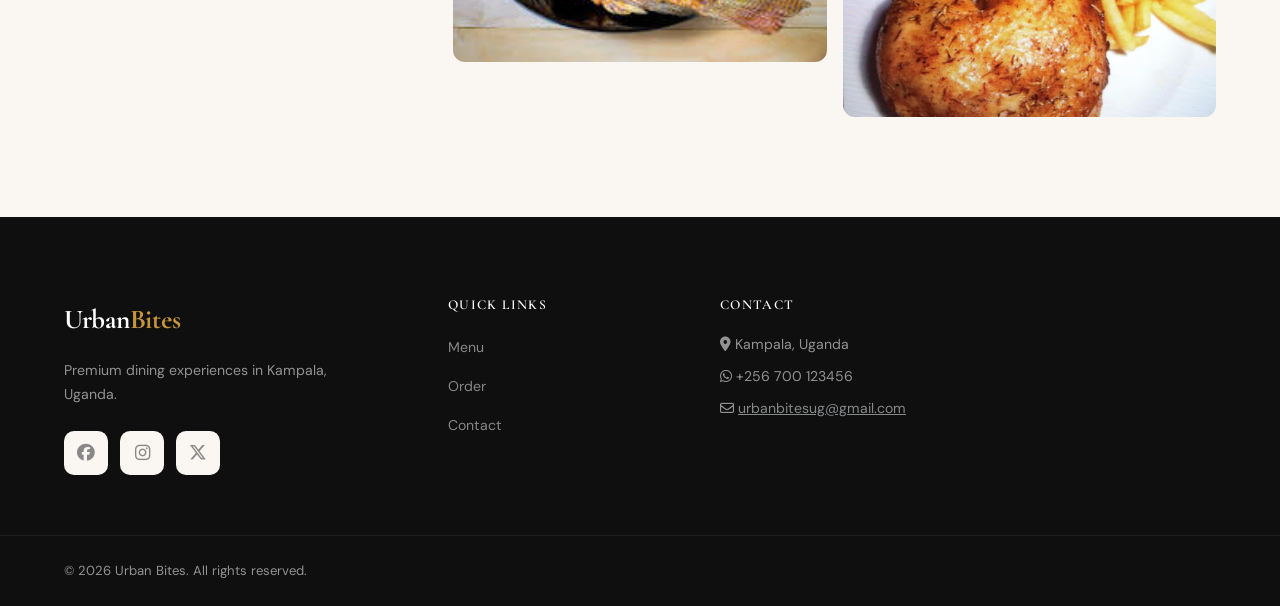
<file: gallery.html>
<!DOCTYPE html>
<html lang="en">
<head>
  <meta charset="UTF-8">
  <meta name="viewport" content="width=device-width, initial-scale=1.0">
  <title>Gallery | Urban Bites</title>
  <link rel="stylesheet" href="style.css">
  <link rel="stylesheet" href="https://cdnjs.cloudflare.com/ajax/libs/font-awesome/6.7.2/css/all.min.css">
</head>
<body>

<header class="site-header" id="siteHeader">
  <div class="header-inner">
    <a href="index.html" class="logo">Urban<span>Bites</span></a>
    <nav class="main-nav">
      <a href="index.html">Home</a>
      <a href="about.html">About</a>
      <a href="services.html">Menu</a>
      <a href="gallery.html" class="active">Gallery</a>
      <a href="order.html">Order</a>
      <a href="contact.html">Contact</a>
    </nav>
    <a href="order.html" class="btn btn-gold btn-sm nav-cta">Order Now</a>
    <button class="hamburger" id="hamburger"><span></span><span></span><span></span></button>
  </div>
</header>
<div class="mobile-menu" id="mobileMenu" style="display:none;">
  <a href="index.html">Home</a><a href="about.html">About</a><a href="services.html">Menu</a>
  <a href="gallery.html">Gallery</a><a href="order.html">Order</a><a href="contact.html">Contact</a>
  <a href="order.html" class="btn btn-gold">Order Now</a>
</div>

<div class="page-body">

  <div class="page-hero">
    <div class="page-hero-bg" style="background-image: url('/Images/background-image-gallery.jpg');"></div>
    <div class="page-hero-content">
      <h1>Food Gallery</h1>
    </div>
  </div>

  <section class="gallery-section">
    <div class="container">
      <div class="section-head centered">
        <span class="section-label">UrbanBITES GALLEERY</span>
        <h2 class="section-title">A Feast for the <em>Eyes</em></h2>
        <p class="section-subtitle">Every dish is a work of art. Here's a glimpse into the Urban Bites kitchen.</p>
      </div>
      <div class="gallery-masonry">
        <div class="gallery-item">
          <img src="/Images/NUTELLA COOKIE MILKSHAKES.jpg" alt="Nutella Cookie Milkshake">
          <div class="gallery-item-overlay"></div>
        </div>
        <div class="gallery-item">
          <img src="/Images/images.webp" alt="Burger">
          <div class="gallery-item-overlay"></div>
        </div>
        <div class="gallery-item">
          <img src="/Images/pizza.jpg" alt="Pizza">
          <div class="gallery-item-overlay"></div>
        </div>
        <div class="gallery-item">
          <img src="/Images/Chapati and meat.jpg" alt="Chapati and meat">
          <div class="gallery-item-overlay"></div>
        </div>
        <div class="gallery-item">
          <img src="/Images/grilled chicken.jpg" alt="Chicken">
          <div class="gallery-item-overlay"></div>
        </div>
        <div class="gallery-item">
          <img src="/Images/Fried Fish.jpg" alt="Fried Fish">
          <div class="gallery-item-overlay"></div>
        </div>
        <div class="gallery-item">
          <img src="/Images/home-page-superfoods-brand-new.jpg" alt="Drinks">
          <div class="gallery-item-overlay"></div>
        </div>
        <div class="gallery-item">
          <img src="/Images/Katogo.jpg" alt="Dessert">
          <div class="gallery-item-overlay"></div>
        </div>
        <div class="gallery-item">
          <img src="/Images/Chips and chicken.jpg" alt="Chips and Chicken">
          <div class="gallery-item-overlay">🍳</div>
        </div>
      </div>
    </div>
  </section>

  <!-- LIGHTBOX MODAL -->
  <div id="lightbox" style="display:none;position:fixed;inset:0;background:rgba(0,0,0,0.92);z-index:9999;align-items:center;justify-content:center;">
    <button id="lightboxClose" style="position:absolute;top:24px;right:32px;background:none;border:none;color:#fff;font-size:2rem;cursor:pointer;">&times;</button>
    <img id="lightboxImg" style="max-width:90vw;max-height:85vh;border-radius:12px;object-fit:contain;" alt="Gallery image">
  </div>

  <footer class="site-footer">
    <div class="footer-inner">
      <div class="footer-brand">
        <a href="index.html" class="logo">Urban<span>Bites</span></a>
        <p>Premium dining experiences in Kampala, Uganda.</p>
        <div class="social-links" style="margin-top:24px;">
          <a href="#" class="social-btn" aria-label="Facebook"><i class="fa-brands fa-facebook"></i></a>
          <a href="#" class="social-btn" aria-label="Instagram"><i class="fa-brands fa-instagram"></i></a>
          <a href="#" class="social-btn" aria-label="Twitter"><i class="fa-brands fa-x-twitter"></i></a>
        </div>
      </div>
      <div class="footer-col">
        <h4>Quick Links</h4>
        <ul>
          <li><a href="services.html">Menu</a></li>
          <li><a href="order.html">Order</a></li>
          <li><a href="contact.html">Contact</a></li>
        </ul>
      </div>
      <div class="footer-col">
        <h4>Contact</h4>
        <p><i class="fa-solid fa-location-dot"></i> Kampala, Uganda</p>
        <p style="margin-top:8px;"><i class="fa-brands fa-whatsapp"></i> +256 700 123456</p>
        <p style="margin-top:8px;"><i class="fa-regular fa-envelope"></i> <a style="color: rgb(134, 136, 138);" href="mailto:urbanbitesug@gmail.com">urbanbitesug@gmail.com</a></p>
      </div>
    </div>
    <div class="footer-bottom" style="border-top:1px solid rgba(255,255,255,0.06);margin-top:60px;padding:24px 5%;">
      <p>© 2026 Urban Bites. All rights reserved.</p>
    </div>
  </footer>
</div>

<script src="main.js"></script>

<!-- JavaScript Added -->
<script>
// Image Lightbox Feature
// This script shows a larger view when clicking on gallery images

document.addEventListener('DOMContentLoaded', function() {
  const galleryItems = document.querySelectorAll('.gallery-item');
  const lightbox = document.getElementById('lightbox');
  const lightboxImg = document.getElementById('lightboxImg');
  const lightboxClose = document.getElementById('lightboxClose');
  
  // When clicking a gallery image, show it in the lightbox
  galleryItems.forEach(function(item) {
    item.addEventListener('click', function() {
      const img = this.querySelector('img');
      lightboxImg.src = img.src;        // Set the lightbox image
      lightboxImg.alt = img.alt;        // Set the alt text
      lightbox.style.display = 'flex';  // Show the lightbox
    });
  });
  
  // Close lightbox when clicking the X button
  lightboxClose.addEventListener('click', function() {
    lightbox.style.display = 'none';
  });
  
  // Close lightbox when clicking outside the image
  lightbox.addEventListener('click', function(e) {
    if (e.target === lightbox) {
      lightbox.style.display = 'none';
    }
  });
  
  // Close lightbox when pressing Escape key
  document.addEventListener('keydown', function(e) {
    if (e.key === 'Escape') {
      lightbox.style.display = 'none';
    }
  });
});
</script>

</body>
</html>
</file>
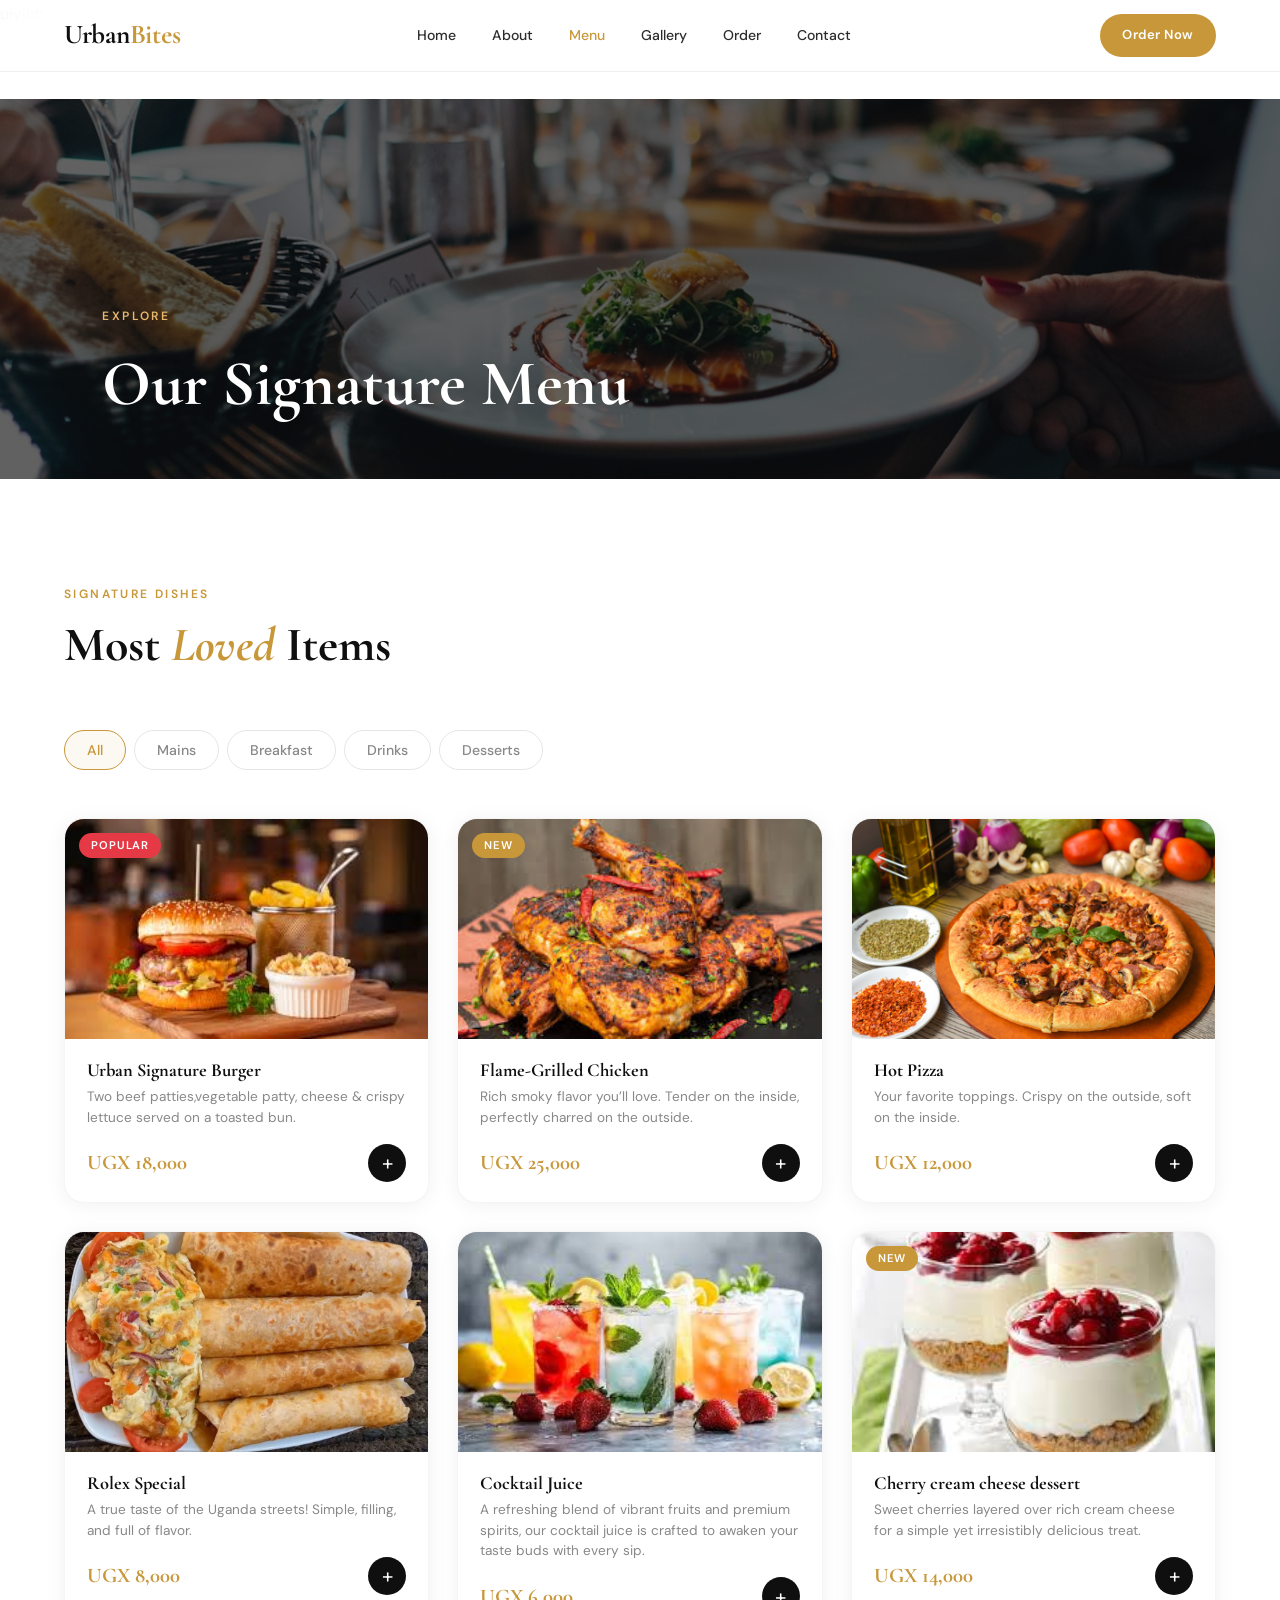
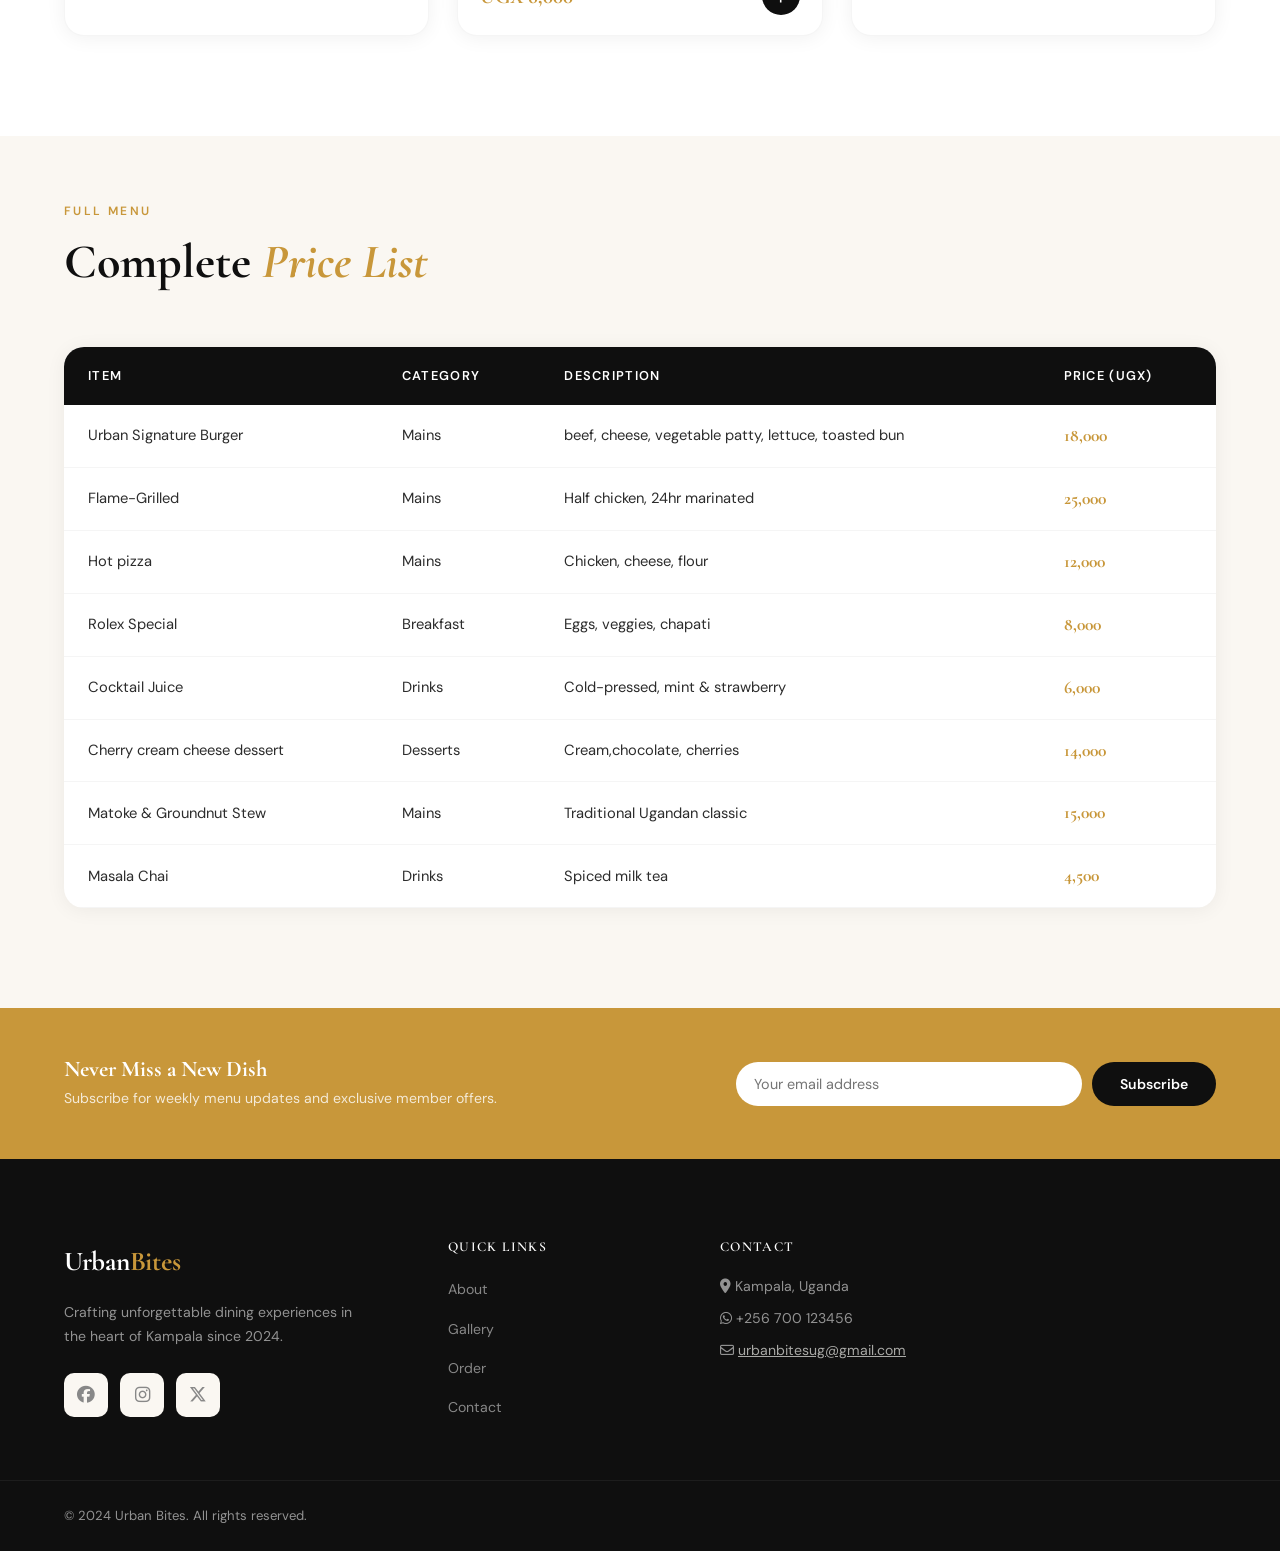
<file: services.html>
<!DOCTYPE html>
uiyjhh<html lang="en">
<head>
  <meta charset="UTF-8">
  <meta name="viewport" content="width=device-width, initial-scale=1.0">
  <title>Menu | Urban Bites</title>
  <link rel="stylesheet" href="style.css">
    <link rel="stylesheet" href="https://cdnjs.cloudflare.com/ajax/libs/font-awesome/6.7.2/css/all.min.css">

</head>
<body>

<header class="site-header" id="siteHeader">
  <div class="header-inner">
    <a href="index.html" class="logo">Urban<span>Bites</span></a>
    <nav class="main-nav">
      <a href="index.html">Home</a>
      <a href="about.html">About</a>
      <a href="services.html" class="active">Menu</a>
      <a href="gallery.html">Gallery</a>
      <a href="order.html">Order</a>
      <a href="contact.html">Contact</a>
    </nav>
    <a href="order.html" class="btn btn-gold btn-sm nav-cta">Order Now</a>
    <button class="hamburger" id="hamburger"><span></span><span></span><span></span></button>
  </div>
</header>
<div class="mobile-menu" id="mobileMenu" style="display:none;">
  <a href="index.html">Home</a><a href="about.html">About</a><a href="services.html">Menu</a>
  <a href="gallery.html">Gallery</a><a href="order.html">Order</a><a href="contact.html">Contact</a>
  <a href="order.html" class="btn btn-gold">Order Now</a>
</div>

<div class="page-body">

  <!-- PAGE HERO -->
  <div class="page-hero">
    <div class="page-hero-bg" style="background-image: url('/Images/services background.jpg');"></div>
    <div class="page-hero-content">
      <span class="section-label">Explore</span>
      <h1>Our Signature Menu</h1>
    </div>
  </div>

  <!-- FEATURED CARDS -->
  <section class="menu-section">
    <div class="container">
      <div class="section-head">
        <span class="section-label">Signature Dishes</span>
        <h2 class="section-title">Most <em>Loved</em> Items</h2>
      </div>

      <div class="menu-tabs">
        <button class="menu-tab active" data-cat="all">All</button>
        <button class="menu-tab" data-cat="mains">Mains</button>
        <button class="menu-tab" data-cat="breakfast">Breakfast</button>
        <button class="menu-tab" data-cat="drinks">Drinks</button>
        <button class="menu-tab" data-cat="desserts">Desserts</button>
      </div>

      <div class="menu-grid">
        <div class="menu-card" data-cat="mains">
          <div class="menu-card-img">
            <img src="/Images/burger.jpg" alt="Burger">
            <span class="menu-card-badge hot">Popular</span>
          </div>
          <div class="menu-card-body">
            <h3>Urban Signature Burger</h3>
            <p>Two beef patties,vegetable patty, cheese &amp; crispy lettuce served on a toasted bun.</p>
            <div class="menu-card-footer">
              <span class="price">UGX 18,000</span>
              <a href="order.html" class="add-btn">+</a>
            </div>
          </div>
        </div>

        <div class="menu-card" data-cat="mains">
          <div class="menu-card-img">
            <img src="/Images/grilled chicken.jpg" alt="Chicken">
            <span class="menu-card-badge new">New</span>
          </div>
          <div class="menu-card-body">
            <h3>Flame-Grilled Chicken</h3>
            <p>Rich smoky flavor you’ll love. Tender on the inside, perfectly charred on the outside.</p>
            <div class="menu-card-footer">
              <span class="price">UGX 25,000</span>
              <a href="order.html" class="add-btn">+</a>
            </div>
          </div>
        </div>

        <div class="menu-card" data-cat="mains">
          <div class="menu-card-img">
            <img src="/Images/pizza.jpg" alt="Hot Pizza">
          </div>
          <div class="menu-card-body">
            <h3>Hot Pizza</h3>
            <p>Your favorite toppings. Crispy on the outside, soft on the inside.</p>
            <div class="menu-card-footer">
              <span class="price">UGX 12,000</span>
              <a href="order.html" class="add-btn">+</a>
            </div>
          </div>
        </div>

        <div class="menu-card" data-cat="breakfast">
          <div class="menu-card-img">
            <img src="/Images/rolex.webp" alt="Rolex">
          </div>
          <div class="menu-card-body">
            <h3>Rolex Special</h3>
            <p>A true taste of the Uganda streets! Simple, filling, and full of flavor.</p>
            <div class="menu-card-footer">
              <span class="price">UGX 8,000</span>
              <a href="order.html" class="add-btn">+</a>
            </div>
          </div>
        </div>

        <div class="menu-card" data-cat="drinks">
          <div class="menu-card-img">
            <img src="/Images/drinks.jpg" alt="Juice">
          </div>
          <div class="menu-card-body">
            <h3>Cocktail Juice</h3>
            <p>A refreshing blend of vibrant fruits and premium spirits, our cocktail juice is crafted to awaken your taste buds with every sip.</p>
            <div class="menu-card-footer">
              <span class="price">UGX 6,000</span>
              <a href="order.html" class="add-btn">+</a>
            </div>
          </div>
        </div>

        <div class="menu-card" data-cat="desserts">
          <div class="menu-card-img">
            <img src="/Images/dessert.jpg" alt="Dessert">
            <span class="menu-card-badge new">New</span>
          </div>
          <div class="menu-card-body">
            <h3>Cherry cream cheese dessert</h3>
            <p>Sweet cherries layered over rich cream cheese for a simple yet irresistibly delicious treat.</p>
            <div class="menu-card-footer">
              <span class="price">UGX 14,000</span>
              <a href="order.html" class="add-btn">+</a>
            </div>
          </div>
        </div>
      </div>
    </div>
  </section>

  <!-- FULL MENU TABLE -->
  <section class="menu-table-section">
    <div class="container">
      <div class="section-head">
        <span class="section-label">Full Menu</span>
        <h2 class="section-title">Complete <em>Price List</em></h2>
      </div>
      <table class="menu-table">
        <thead>
          <tr>
            <th>Item</th>
            <th>Category</th>
            <th>Description</th>
            <th>Price (UGX)</th>
          </tr>
        </thead>
        <tbody>
          <tr><td>Urban Signature Burger</td><td>Mains</td><td> beef, cheese, vegetable patty, lettuce, toasted bun</td><td>18,000</td></tr>
          <tr><td>Flame-Grilled </td><td>Mains</td><td>Half chicken, 24hr marinated</td><td>25,000</td></tr>
          <tr><td>Hot pizza</td><td>Mains</td><td>Chicken, cheese, flour</td><td>12,000</td></tr>
          <tr><td>Rolex Special</td><td>Breakfast</td><td>Eggs, veggies, chapati</td><td>8,000</td></tr>
          <tr><td>Cocktail Juice</td><td>Drinks</td><td>Cold-pressed, mint &amp; strawberry</td><td>6,000</td></tr>
          <tr><td>Cherry cream cheese dessert</td><td>Desserts</td><td>Cream,chocolate, cherries</td><td>14,000</td></tr>
          <tr><td>Matoke &amp; Groundnut Stew</td><td>Mains</td><td>Traditional Ugandan classic</td><td>15,000</td></tr>
          <tr><td>Masala Chai</td><td>Drinks</td><td>Spiced milk tea</td><td>4,500</td></tr>
        </tbody>
      </table>
    </div>
  </section>

  <!-- SUBSCRIBE -->
  <div class="subscribe-strip">
    <div class="subscribe-text">
      <h3>Never Miss a New Dish</h3>
      <p>Subscribe for weekly menu updates and exclusive member offers.</p>
    </div>
    <div class="subscribe-form">
      <input type="email" placeholder="Your email address">
      <button type="button">Subscribe</button>
    </div>
  </div>

  <footer class="site-footer">
    <div class="footer-inner">
      <div class="footer-brand">
        <a href="index.html" class="logo">Urban<span>Bites</span></a>
        <p>Crafting unforgettable dining experiences in the heart of Kampala since 2024.</p>
        <div class="social-links" style="margin-top:24px;">
          <a href="#" class="social-btn" aria-label="Facebook"><i class="fa-brands fa-facebook"></i></a>
          <a href="#" class="social-btn" aria-label="Instagram"><i class="fa-brands fa-instagram"></i></a>
          <a href="#" class="social-btn" aria-label="Twitter"><i class="fa-brands fa-x-twitter"></i></a>
        </div>
      </div>
      <div class="footer-col">
        <h4>Quick Links</h4>
        <ul>
          <li><a href="about.html">About</a></li>
          <li><a href="gallery.html">Gallery</a></li>
          <li><a href="order.html">Order</a></li>
          <li><a href="contact.html">Contact</a></li>
        </ul>
      </div>
      <div class="footer-col">
        <h4>Contact</h4>
        <p><i class="fa-solid fa-location-dot"></i> Kampala, Uganda</p>
        <p style="margin-top:8px;"><i class="fa-brands fa-whatsapp"></i> +256 700 123456</p>
        <p style="margin-top:8px;"><i class="fa-regular fa-envelope"></i> <a style="color: rgb(169, 169, 166);" href="mailto:urbanbitesug@gmail.com">urbanbitesug@gmail.com</a></p>
      </div>
    </div>
    <div class="footer-bottom" style="border-top:1px solid rgba(255,255,255,0.06);margin-top:60px;padding:24px 5%;">
      <p>© 2024 Urban Bites. All rights reserved.</p>
    </div>
  </footer>
</div>

<script src="main.js"></script>

<!-- JavaScript Added -->
<script>
// Menu Category Filter
// This script filters menu items when clicking category tabs

document.addEventListener('DOMContentLoaded', function() {
  const tabs = document.querySelectorAll('.menu-tab');
  const menuCards = document.querySelectorAll('.menu-card');
  
  tabs.forEach(function(tab) {
    tab.addEventListener('click', function() {
      // Remove active class from all tabs
      tabs.forEach(function(t) {
        t.classList.remove('active');
      });
      
      // Add active class to clicked tab
      this.classList.add('active');
      
      // Get the category to filter
      const category = this.getAttribute('data-cat');
      
      // Show or hide menu cards
      menuCards.forEach(function(card) {
        const cardCategory = card.getAttribute('data-cat');
        
        if (category === 'all' || cardCategory === category) {
          card.style.display = 'block';  // Show the card
        } else {
          card.style.display = 'none';     // Hide the card
        }
      });
    });
  });
});
</script>

<!-- Email Subscription JavaScript -->
<script>
// Menu Updates Email Subscription
// This script handles the email subscription in the services page

document.addEventListener('DOMContentLoaded', function() {
  const subscribeBtn = document.querySelector('.subscribe-form button');
  const emailInput = document.querySelector('.subscribe-form input[type="email"]');
  
  if (subscribeBtn && emailInput) {
    subscribeBtn.addEventListener('click', function() {
      const email = emailInput.value.trim();
      
      // Check if email is valid (not empty and contains @)
      if (email && email.includes('@')) {
        alert('Welcome to Urban Bites updates! 🍔\n\nYou will receive our weekly menu updates at: ' + email);
        emailInput.value = ''; // Clear the input
      } else {
        alert('Please enter a valid email address to receive menu updates.');
      }
    });
  }
});
</script>

</body>
</html>
</file>
<file: style.css>
@import url('https://fonts.googleapis.com/css2?family=Cormorant+Garamond:ital,wght@0,400;0,600;0,700;1,400&family=DM+Sans:wght@300;400;500;600&display=swap');

:root {
  --gold: #c8973a;
  --gold-light: #e8b86d;
  --dark: #0f0f0f;
  --dark-2: #1c1c1c;
  --dark-3: #2a2a2a;
  --cream: #faf7f2;
  --cream-2: #f2ede4;
  --text: #2c2c2c;
  --text-muted: #888;
  --white: #ffffff;
  --radius: 12px;
  --radius-lg: 20px;
  --shadow: 0 8px 40px rgba(0,0,0,0.12);
  --shadow-lg: 0 20px 60px rgba(0,0,0,0.18);
  --transition: all 0.35s cubic-bezier(0.4, 0, 0.2, 1);
  --header-h: 72px;
}

*, *::before, *::after {
   margin: 0;
   padding: 0; 
   box-sizing: border-box; 
  }

html { scroll-behavior: smooth; font-size: 16px; }

body {
  font-family: 'DM Sans', sans-serif;
  color: var(--text);
  background: var(--white);
  overflow-x: hidden;
  line-height: 1.7;
}

/* ---- SCROLLBAR ---- */
::-webkit-scrollbar { width: 6px; }
::-webkit-scrollbar-track { background: var(--cream); }
::-webkit-scrollbar-thumb { background: var(--gold); border-radius: 3px; }

/* ---- TYPOGRAPHY ---- */
h1, h2, h3, h4 {
  font-family: 'Cormorant Garamond', serif;
  line-height: 1.2;
}

/* ---- UTILITY ---- */
.container { max-width: 1280px; margin: 0 auto; padding: 0 5%; }
.section-label {
  display: inline-block;
  font-size: 0.75rem;
  font-weight: 600;
  letter-spacing: 0.2em;
  text-transform: uppercase; 
  color: var(--gold);
  margin-bottom: 12px;
}
.section-title {
  font-size: clamp(2rem, 4vw, 3rem);
  color: var(--dark);
  margin-bottom: 16px;
}
.section-title em { color: var(--gold); font-style: italic; }
.section-subtitle { color: var(--text-muted); max-width: 560px; font-size: 0.95rem; }
.section-head { margin-bottom: 56px; }
.section-head.centered { text-align: center; }
.section-head.centered .section-subtitle { margin: 0 auto; }

/* ---- BUTTONS ---- */
.btn {
  display: inline-flex;
  align-items: center;
  gap: 8px;
  padding: 14px 32px;
  border-radius: 50px;
  font-family: 'DM Sans', sans-serif;
  font-weight: 600;
  font-size: 0.9rem;
  letter-spacing: 0.04em;
  cursor: pointer;
  border: none;
  text-decoration: none;
  transition: var(--transition);
}
.btn-gold {
  background: var(--gold);
  color: var(--white);
}
.btn-gold:hover {
  background: var(--gold-light);
  transform: translateY(-2px);
  box-shadow: 0 8px 24px rgba(200,151,58,0.35);
}
.btn-outline {
  background: transparent;
  color: var(--white);
  border: 2px solid rgba(255,255,255,0.5);
}
.btn-outline:hover {
  background: var(--white);
  color: var(--dark);
  border-color: var(--white);
}
.btn-dark {
  background: var(--dark);
  color: var(--white);
}
.btn-dark:hover {
  background: var(--dark-3);
  transform: translateY(-2px);
}
.btn-sm { padding: 10px 22px; font-size: 0.82rem; }

/* ================================================
   HEADER & NAVIGATION
   ================================================ */
.site-header {
  position: fixed;
  top: 0;
  width: 100%;
  z-index: 1000;
  height: var(--header-h);
  display: flex;
  align-items: center;
  background: rgba(255,255,255,0.95);
  backdrop-filter: blur(16px);
  -webkit-backdrop-filter: blur(16px);
  border-bottom: 1px solid rgba(0,0,0,0.06);
  transition: var(--transition);
}
.site-header.scrolled {
  box-shadow: 0 4px 20px rgba(0,0,0,0.08);
}
.header-inner {
  display: flex;
  align-items: center;
  justify-content: space-between;
  width: 100%;
  max-width: 1280px;
  margin: 0 auto;
  padding: 0 5%;
}
.logo {
  font-family: 'Cormorant Garamond', serif;
  font-size: 1.7rem;
  font-weight: 700;
  color: var(--dark);
  text-decoration: none;
  letter-spacing: -0.01em;
}
.logo span { color: var(--gold); }

.main-nav { display: flex; align-items: center; gap: 8px; }
.main-nav a {
  color: var(--text);
  text-decoration: none;
  font-size: 0.88rem;
  font-weight: 500;
  padding: 8px 14px;
  border-radius: 8px;
  transition: var(--transition);
}
.main-nav a:hover { color: var(--gold); background: rgba(200,151,58,0.06); }
.main-nav a.active { color: var(--gold); }
.nav-cta { margin-left: 12px; }

.hamburger {
  display: none;
  flex-direction: column;
  gap: 5px;
  cursor: pointer;
  background: none;
  border: none;
  padding: 8px;
}
.hamburger span {
  display: block;
  width: 24px;
  height: 2px;
  background: var(--dark);
  border-radius: 2px;
  transition: var(--transition);
}
.hamburger.open span:nth-child(1) { transform: translateY(7px) rotate(45deg); }
.hamburger.open span:nth-child(2) { opacity: 0; }
.hamburger.open span:nth-child(3) { transform: translateY(-7px) rotate(-45deg); }

.mobile-menu {
  display: none;
  position: fixed;
  top: var(--header-h);
  left: 0;
  width: 100%;
  background: var(--white);
  border-top: 1px solid rgba(0,0,0,0.06);
  padding: 24px 5%;
  z-index: 999;
  box-shadow: var(--shadow-lg);
  animation: slideDown 0.25s ease;
}
@keyframes slideDown {
  from { opacity: 0; transform: translateY(-8px); }
  to { opacity: 1; transform: translateY(0); }
}
.mobile-menu a {
  display: block;
  padding: 14px 0;
  color: var(--text);
  text-decoration: none;
  font-weight: 500;
  font-size: 1rem;
  border-bottom: 1px solid rgba(0,0,0,0.05);
  transition: var(--transition);
}
.mobile-menu a:hover { color: var(--gold); padding-left: 8px; }
.mobile-menu .btn { margin-top: 20px; width: 100%; justify-content: center; }

/* Page offset */
.page-body { padding-top: var(--header-h); }

/* ================================================
   HERO SLIDER
   ================================================ */
.hero-slider {
  position: relative;
  height: calc(100vh - var(--header-h));
  min-height: 520px;
  overflow: hidden;
}
.slide {
  position: absolute;
  inset: 0;
  opacity: 0;
  transition: opacity 0.8s ease;
}
.slide.active { opacity: 1; }
.slide-bg {
  width: 100%;
  height: 100%;
  object-fit: cover;
  background-size: cover;
  background-position: center;
}
.slide-overlay {
  position: absolute;
  inset: 0;
  background: linear-gradient(135deg, rgba(0,0,0,0.65) 0%, rgba(0,0,0,0.25) 60%, transparent 100%);
}
.slide-content {
  position: absolute;
  inset: 0;
  display: flex;
  align-items: center;
  padding: 0 8%;
}
.slide-text { max-width: 620px; color: var(--white); }
.slide-text .tag {
  display: inline-block;
  background: var(--gold);
  color: var(--white);
  padding: 4px 16px;
  border-radius: 50px;
  font-size: 0.75rem;
  font-weight: 600;
  letter-spacing: 0.12em;
  text-transform: uppercase;
  margin-bottom: 20px;
}
.slide-text h2 {
  font-size: clamp(2.4rem, 5.5vw, 4.5rem);
  font-weight: 700;
  line-height: 1.1;
  margin-bottom: 18px;
  color: var(--white);
}
.slide-text h2 em { color: var(--gold-light); font-style: italic; }
.slide-text p {
  font-size: 1.05rem;
  color: rgba(255,255,255,0.85);
  margin-bottom: 32px;
  max-width: 480px;
  line-height: 1.7;
}
.slide-actions { display: flex; gap: 14px; flex-wrap: wrap; }

.slider-controls {
  position: absolute;
  bottom: 36px;
  left: 8%;
  display: flex;
  align-items: center;
  gap: 14px;
}
.slider-dot {
  width: 8px; height: 8px;
  border-radius: 50%;
  background: rgba(255,255,255,0.4);
  border: none;
  cursor: pointer;
  transition: var(--transition);
  padding: 0;
}
.slider-dot.active { background: var(--gold); width: 28px; border-radius: 4px; }

.slider-arrows {
  position: absolute;
  top: 50%;
  transform: translateY(-50%);
  width: 100%;
  display: flex;
  justify-content: space-between;
  padding: 0 24px;
  pointer-events: none;
}
.slider-arrow {
  width: 48px; height: 48px;
  border-radius: 50%;
  background: rgba(255,255,255,0.15);
  border: 1px solid rgba(255,255,255,0.3);
  color: var(--white);
  cursor: pointer;
  pointer-events: all;
  display: flex;
  align-items: center;
  justify-content: center;
  font-size: 1.2rem;
  transition: var(--transition);
  backdrop-filter: blur(8px);
}
.slider-arrow:hover { background: var(--gold); border-color: var(--gold); }

/* ================================================
   QUICK LINKS / ICON NAV
   ================================================ */
.quick-links {
  background: var(--dark);
  padding: 0;
  overflow-x: auto;
  -webkit-overflow-scrolling: touch;
}
.quick-links-inner {
  display: flex;
  justify-content: center;
  gap: 0;
  max-width: 1280px;
  margin: 0 auto;
}
.quick-link-item {
  display: flex;
  flex-direction: column;
  align-items: center;
  gap: 10px;
  padding: 28px 40px;
  color: rgba(255,255,255,0.7);
  text-decoration: none;
  font-size: 0.78rem;
  font-weight: 600;
  letter-spacing: 0.12em;
  text-transform: uppercase;
  border-right: 1px solid rgba(255,255,255,0.06);
  transition: var(--transition);
  white-space: nowrap;
}
.quick-link-item:last-child { border-right: none; }
.quick-link-item:hover { background: rgba(200,151,58,0.12); color: var(--gold); }
.quick-link-item svg { width: 24px; height: 24px; stroke: currentColor; fill: none; stroke-width: 1.5; }

/* ================================================
   FEATURED / PROMO CARDS
   ================================================ */
.promo-section { background: var(--cream); padding: 80px 0; }
.promo-grid {
  display: grid;
  grid-template-columns: repeat(auto-fit, minmax(300px, 1fr));
  gap: 28px;
}
.promo-card {
  position: relative;
  border-radius: var(--radius-lg);
  overflow: hidden;
  aspect-ratio: 4/3;
  cursor: pointer;
  display: block;
  text-decoration: none;
}
.promo-card img {
  width: 100%;
  height: 100%;
  object-fit: cover;
  transition: transform 0.6s ease;
}
.promo-card:hover img { transform: scale(1.06); }
.promo-card-overlay {
  position: absolute;
  inset: 0;
  background: linear-gradient(to top, rgba(0,0,0,0.75) 0%, transparent 55%);
  padding: 28px;
  display: flex;
  flex-direction: column;
  justify-content: flex-end;
}
.promo-badge {
  display: inline-block;
  background: var(--gold);
  color: var(--white);
  padding: 3px 12px;
  border-radius: 50px;
  font-size: 0.7rem;
  font-weight: 700;
  letter-spacing: 0.1em;
  text-transform: uppercase;
  margin-bottom: 10px;
  width: fit-content;
}
.promo-card-overlay h3 {
  color: var(--white);
  font-size: 1.5rem;
  margin-bottom: 6px;
}
.promo-card-overlay p { color: rgba(255,255,255,0.8); font-size: 0.88rem; }

/* ================================================
   MENU CARDS
   ================================================ */
.menu-section { padding: 100px 0; }
.menu-tabs {
  display: flex;
  gap: 8px;
  flex-wrap: wrap;
  margin-bottom: 48px;
}
.menu-tab {
  padding: 10px 22px;
  border-radius: 50px;
  border: 1.5px solid rgba(0,0,0,0.1);
  background: transparent;
  color: var(--text-muted);
  font-family: 'DM Sans', sans-serif;
  font-size: 0.88rem;
  font-weight: 500;
  cursor: pointer;
  transition: var(--transition);
}
.menu-tab.active, .menu-tab:hover {
  border-color: var(--gold);
  color: var(--gold);
  background: rgba(200,151,58,0.06);
}

.menu-grid {
  display: grid;
  grid-template-columns: repeat(auto-fill, minmax(280px, 1fr));
  gap: 28px;
}
.menu-card {
  background: var(--white);
  border-radius: var(--radius-lg);
  overflow: hidden;
  box-shadow: 0 2px 20px rgba(0,0,0,0.06);
  transition: var(--transition);
  border: 1px solid rgba(0,0,0,0.04);
}
.menu-card:hover { transform: translateY(-6px); box-shadow: var(--shadow); }
.menu-card-img {
  position: relative;
  height: 220px;
  overflow: hidden;
}
.menu-card-img img {
  width: 100%;
  height: 100%;
  object-fit: cover;
  transition: transform 0.5s ease;
}
.menu-card:hover .menu-card-img img { transform: scale(1.05); }
.menu-card-badge {
  position: absolute;
  top: 14px;
  left: 14px;
  background: var(--dark);
  color: var(--white);
  padding: 3px 12px;
  border-radius: 50px;
  font-size: 0.7rem;
  font-weight: 600;
  letter-spacing: 0.08em;
  text-transform: uppercase;
}
.menu-card-badge.hot { background: #e63946; }
.menu-card-badge.new { background: var(--gold); }
.menu-card-body { padding: 20px 22px; }
.menu-card-body h3 { font-size: 1.15rem; margin-bottom: 6px; color: var(--dark); }
.menu-card-body p { font-size: 0.85rem; color: var(--text-muted); margin-bottom: 16px; line-height: 1.5; }
.menu-card-footer {
  display: flex;
  align-items: center;
  justify-content: space-between;
}
.price { font-family: 'Cormorant Garamond', serif; font-size: 1.3rem; font-weight: 700; color: var(--gold); }
.add-btn {
  width: 38px; height: 38px;
  border-radius: 50%;
  background: var(--dark);
  border: none;
  color: var(--white);
  font-size: 1.3rem;
  cursor: pointer;
  display: flex;
  align-items: center;
  justify-content: center;
  transition: var(--transition);
  text-decoration: none;
}
.add-btn:hover { background: var(--gold); transform: scale(1.1); }


/* ================================================
   ABOUT HERO
   ================================================ */
.page-hero {
  height: 380px;
  background: var(--dark);
  display: flex;
  align-items: flex-end;
  position: relative;
  overflow: hidden;
}
.page-hero-bg {
  position: absolute;
  inset: 0;
  background-size: cover;
  background-position: center;
  opacity: 0.35;
}
.page-hero-content {
  position: relative;
  padding: 0 8% 56px;
}
.page-hero-content .section-label { color: var(--gold-light); }
.page-hero-content h1 {
  font-size: clamp(2.5rem, 5vw, 4rem);
  color: var(--white);
  margin-top: 8px;
}

/* ================================================
   ABOUT SPLIT
   ================================================ */
.about-split {
  display: grid;
  grid-template-columns: 1fr 1fr;
  gap: 80px;
  align-items: center;
  padding: 100px 0;
}
.about-img-wrap { position: relative; }
.about-img-wrap img {
  width: 100%;
  border-radius: var(--radius-lg);
  object-fit: cover;
  aspect-ratio: 4/5;
}
.about-img-badge {
  position: absolute;
  bottom: 32px; right: -28px;
  background: var(--gold);
  color: var(--white);
  border-radius: var(--radius);
  padding: 22px 28px;
  box-shadow: var(--shadow-lg);
  text-align: center;
}
.about-img-badge .num { font-family: 'Cormorant Garamond', serif; font-size: 2.5rem; font-weight: 700; line-height: 1; }
.about-img-badge .label { font-size: 0.75rem; letter-spacing: 0.1em; text-transform: uppercase; opacity: 0.85; }

.about-values { margin-top: 40px; display: grid; grid-template-columns: 1fr 1fr; gap: 20px; }
.value-item { padding: 20px; background: var(--cream); border-radius: var(--radius); }
.value-item h4 { font-size: 1rem; margin-bottom: 6px; color: var(--dark); }
.value-item p { font-size: 0.82rem; color: var(--text-muted); }

/* ================================================
   GALLERY GRID
   ================================================ */
.gallery-section { padding: 100px 0; background: var(--cream); }
.gallery-masonry {
  columns: 3;
  column-gap: 16px;
}
.gallery-item {
  break-inside: avoid;
  margin-bottom: 16px;
  border-radius: var(--radius);
  overflow: hidden;
  position: relative;
  cursor: pointer;
}
.gallery-item img {
  width: 100%;
  display: block;
  transition: transform 0.5s ease;
}
.gallery-item:hover img { transform: scale(1.05); }
.gallery-item-overlay {
  position: absolute;
  inset: 0;
  background: rgba(200,151,58,0.7);
  opacity: 0;
  display: flex;
  align-items: center;
  justify-content: center;
  transition: var(--transition);
  font-size: 2rem;
  color: var(--white);
}
.gallery-item:hover .gallery-item-overlay { opacity: 1; }

/* ================================================
   ORDER FORM
   ================================================ */
.order-section { padding: 100px 0; background: linear-gradient(135deg, rgba(248,246,242,0.5) 0%, rgba(255,255,255,0.8) 100%); }
.order-inner {
  display: grid;
  grid-template-columns: 1fr 1.2fr;
  gap: 80px;
  align-items: start;
}
.promise-badge {
  display: inline-flex;
  align-items: center;
  gap: 8px;
  background: rgba(200,151,58,0.12);
  color: var(--gold);
  padding: 10px 20px;
  border-radius: 50px;
  font-size: 0.82rem;
  font-weight: 600;
  letter-spacing: 0.04em;
  margin-bottom: 24px;
  border: 1px solid rgba(200,151,58,0.25);
}
.order-info h2 { font-size: 2.8rem; color: var(--dark); margin-bottom: 20px; line-height: 1.3; font-weight: 700; }
.order-info p { color: var(--text-muted); margin-bottom: 40px; font-size: 1rem; line-height: 1.8; }
.trust-metrics {
  display: grid;
  grid-template-columns: repeat(3, 1fr);
  gap: 20px;
  padding: 28px 0;
  border-top: 1px solid rgba(200,151,58,0.15);
  border-bottom: 1px solid rgba(200,151,58,0.15);
  margin-bottom: 32px;
}
.metric {
  display: flex;
  flex-direction: column;
  align-items: center;
  gap: 6px;
}
.metric-value {
  font-size: 1.8rem;
  font-weight: 700;
  color: var(--gold);
  font-family: 'Cormorant Garamond', serif;
}
.metric-label {
  font-size: 0.8rem;
  color: var(--text-muted);
  text-align: center;
  letter-spacing: 0.03em;
}
.order-benefits { display: flex; flex-direction: column; gap: 16px; }
.benefit-item {
  display: flex;
  gap: 16px;
  align-items: center;
  background: var(--white);
  padding: 18px;
  border-radius: var(--radius);
  border: 1.5px solid rgba(200,151,58,0.12);
  transition: var(--transition);
  box-shadow: 0 2px 8px rgba(0,0,0,0.03);
}
.benefit-item:hover {
  background: rgba(200,151,58,0.08);
  border-color: var(--gold);
  transform: translateX(6px);
  box-shadow: 0 8px 24px rgba(200,151,58,0.15);
}
.benefit-item:hover .benefit-text h4 { color: var(--gold); font-weight: 700; }
.benefit-item:hover .benefit-text p { color: var(--gold); font-weight: 500; }
.benefit-icon {
  width: 52px; height: 52px;
  border-radius: 12px;
  background: linear-gradient(135deg, rgba(200,151,58,0.1) 0%, rgba(200,151,58,0.05) 100%);
  display: flex;
  align-items: center;
  justify-content: center;
  font-size: 1.4rem;
  color: var(--gold);
  flex-shrink: 0;
  transition: var(--transition);
}
.benefit-item:hover .benefit-icon {
  background: linear-gradient(135deg, rgba(200,151,58,0.2) 0%, rgba(200,151,58,0.1) 100%);
  transform: scale(1.08);
}
.benefit-text h4 { font-size: 1rem; color: var(--dark); margin-bottom: 4px; transition: var(--transition); font-weight: 600; }
.benefit-text p { font-size: 0.85rem; color: var(--text-muted); transition: var(--transition); line-height: 1.5; }

.order-form-card {
  background: var(--white);
  border-radius: var(--radius-lg);
  padding: 48px;
  box-shadow: 0 10px 40px rgba(0,0,0,0.1);
  border: 1px solid rgba(200,151,58,0.1);
  transition: var(--transition);
  position: relative;
  overflow: hidden;
}
.order-form-card::before {
  content: '';
  position: absolute;
  top: 0;
  left: 0;
  right: 0;
  height: 3px;
  background: linear-gradient(90deg, var(--gold) 0%, var(--gold-light) 100%);
}
.order-form-card:hover {
  border-color: var(--gold);
  transform: translateY(-8px);
  box-shadow: 0 20px 60px rgba(200,151,58,0.2);
}
.form-header {
  display: flex;
  align-items: center;
  justify-content: space-between;
  margin-bottom: 32px;
  padding-bottom: 20px;
  border-bottom: 1px solid rgba(0,0,0,0.06);
}
.form-header h3 {
  font-size: 1.6rem;
  color: var(--dark);
  display: flex;
  align-items: center;
  gap: 12px;
  margin: 0;
  font-weight: 700;
}
.form-header h3 i {
  color: var(--gold);
  font-size: 1.4rem;
}
.form-badge {
  display: inline-block;
  background: rgba(200,151,58,0.12);
  color: var(--gold);
  padding: 6px 16px;
  border-radius: 50px;
  font-size: 0.75rem;
  font-weight: 600;
  letter-spacing: 0.1em;
  text-transform: uppercase;
  border: 1px solid rgba(200,151,58,0.25);
}
.form-group { margin-bottom: 20px; }
.form-group label {
  display: block;
  font-size: 0.82rem;
  font-weight: 600;
  color: var(--dark);
  letter-spacing: 0.05em;
  text-transform: uppercase;
  margin-bottom: 10px;
}
.form-group input,
.form-group select,
.form-group textarea {
  width: 100%;
  padding: 14px 16px;
  border: 1.5px solid rgba(0,0,0,0.08);
  border-radius: 10px;
  font-family: 'DM Sans', sans-serif;
  font-size: 0.95rem;
  color: var(--text);
  background: var(--cream);
  transition: var(--transition);
  appearance: none;
}
.form-group input:hover,
.form-group select:hover,
.form-group textarea:hover {
  border-color: rgba(200,151,58,0.4);
  background: rgba(248,246,242,0.8);
}
.form-group input:focus,
.form-group select:focus,
.form-group textarea:focus {
  outline: none;
  border-color: var(--gold);
  background: var(--white);
  box-shadow: 0 0 0 4px rgba(200,151,58,0.15);
}
.form-group textarea { resize: vertical; min-height: 110px; }
.form-row { display: grid; grid-template-columns: 1fr 1fr; gap: 16px; }
.form-submit { margin-top: 24px; }
.form-submit .btn {
  width: 100%;
  justify-content: center;
  font-size: 1rem;
  padding: 16px 32px;
  font-weight: 700;
  letter-spacing: 0.05em;
}
.form-submit .btn:hover {
  transform: translateY(-2px);
  box-shadow: 0 12px 32px rgba(200,151,58,0.3);
}

/* ================================================
   CONTACT
   ================================================ */
.contact-section { padding: 100px 0; }
.contact-inner {
  display: grid;
  grid-template-columns: 1fr 1.5fr;
  gap: 80px;
  align-items: start;
}
.contact-cards { display: flex; flex-direction: column; gap: 16px; }
.contact-card {
  background: var(--cream);
  border-radius: var(--radius);
  padding: 24px;
  display: flex;
  gap: 16px;
  align-items: flex-start;
  transition: var(--transition);
}
.contact-card:hover { background: var(--cream-2); transform: translateX(4px); }
.contact-icon {
  width: 48px; height: 48px;
  background: var(--white);
  border-radius: 10px;
  display: flex;
  align-items: center;
  justify-content: center;
  font-size: 1.3rem;
  box-shadow: 0 2px 10px rgba(0,0,0,0.06);
  flex-shrink: 0;
}
.contact-card-text h4 { font-size: 0.95rem; color: var(--dark); margin-bottom: 4px; }
.contact-card-text p, .contact-card-text a {
  font-size: 0.9rem;
  color: var(--text-muted);
  text-decoration: none;
}
.contact-card-text a:hover { color: var(--gold); }

.social-section { margin-top: 36px; }
.social-section h4 { font-size: 0.9rem; color: var(--dark); margin-bottom: 14px; font-weight: 600; }
.social-links { display: flex; gap: 12px; }
.social-btn {
  width: 44px; height: 44px;
  border-radius: 10px;
  background: var(--cream);
  display: flex;
  align-items: center;
  justify-content: center;
  font-size: 1.1rem;
  color: var(--text-muted);
  text-decoration: none;
  transition: var(--transition);
}
.social-btn:hover { background: var(--gold); color: var(--white); transform: translateY(-3px); }

.contact-map {
  border-radius: var(--radius-lg);
  overflow: hidden;
  height: 460px;
  background: var(--cream);
  display: flex;
  align-items: center;
  justify-content: center;
  position: relative;
}
.map-placeholder {
  text-align: center;
  color: var(--text-muted);
}
.map-placeholder .icon { font-size: 3rem; margin-bottom: 12px; }
.map-placeholder p { font-size: 0.9rem; }

/* ================================================
   FULL MENU TABLE
   ================================================ */
.menu-table-section { padding: 60px 0 100px; background: var(--cream); }
.menu-table {
  width: 100%;
  border-collapse: collapse;
  background: var(--white);
  border-radius: var(--radius-lg);
  overflow: hidden;
  box-shadow: 0 2px 20px rgba(0,0,0,0.06);
}
.menu-table thead { background: var(--dark); }
.menu-table thead th {
  color: var(--white);
  padding: 18px 24px;
  text-align: left;
  font-size: 0.8rem;
  font-weight: 600;
  letter-spacing: 0.1em;
  text-transform: uppercase;
}
.menu-table tbody tr {
  border-bottom: 1px solid rgba(0,0,0,0.04);
  transition: var(--transition);
}
.menu-table tbody tr:hover { background: var(--cream); }
.menu-table td { padding: 16px 24px; font-size: 0.92rem; color: var(--text); }
.menu-table td:last-child { color: var(--gold); font-weight: 700; font-family: 'Cormorant Garamond', serif; font-size: 1.1rem; }

/* ================================================
   FOOTER
   ================================================ */
.site-footer {
  background: var(--dark);
  padding: 80px 0 0;
  color: rgba(255,255,255,0.55);
}
.footer-inner {
  display: grid;
  grid-template-columns: 1.5fr 1fr 1fr 1fr;
  gap: 48px;
  max-width: 1280px;
  margin: 0 auto;
  padding: 0 5%;
}
.footer-brand .logo { color: var(--white); display: block; margin-bottom: 16px; }
.footer-brand p { font-size: 0.88rem; line-height: 1.7; max-width: 300px; }
.footer-col h4 {
  color: var(--white);
  font-size: 0.85rem;
  font-weight: 600;
  letter-spacing: 0.1em;
  text-transform: uppercase;
  margin-bottom: 20px;
}
.footer-col ul { list-style: none; display: flex; flex-direction: column; gap: 12px; }
.footer-col ul li a {
  color: rgba(255,255,255,0.5);
  text-decoration: none;
  font-size: 0.88rem;
  transition: var(--transition);
}
.footer-col ul li a:hover { color: var(--gold); padding-left: 4px; }
.footer-col p { font-size: 0.88rem; margin-bottom: 6px; }

.footer-bottom {
  border-top: 1px solid rgba(255,255,255,0.06);
  margin-top: 60px;
  padding: 24px 5%;
  display: flex;
  justify-content: space-between;
  align-items: center;
  max-width: 1280px;
  margin-left: auto;
  margin-right: auto;
}
.footer-bottom p { font-size: 0.82rem; }
.footer-bottom-links { display: flex; gap: 24px; }
.footer-bottom-links a { color: rgba(255,255,255,0.4); text-decoration: none; font-size: 0.82rem; transition: var(--transition); }
.footer-bottom-links a:hover { color: var(--gold); }

/* ================================================
   SUBSCRIBE STRIP
   ================================================ */
.subscribe-strip {
  background: var(--gold);
  padding: 48px 5%;
  display: flex;
  align-items: center;
  justify-content: space-between;
  gap: 32px;
  flex-wrap: wrap;
}
.subscribe-text h3 { font-size: 1.4rem; color: var(--white); margin-bottom: 4px; }
.subscribe-text p { color: rgba(255,255,255,0.8); font-size: 0.88rem; }
.subscribe-form { display: flex; gap: 10px; flex: 1; max-width: 480px; }
.subscribe-form input {
  flex: 1;
  padding: 13px 18px;
  border: none;
  border-radius: 50px;
  font-family: 'DM Sans', sans-serif;
  font-size: 0.9rem;
  outline: none;
}
.subscribe-form button {
  padding: 13px 28px;
  background: var(--dark);
  color: var(--white);
  border: none;
  border-radius: 50px;
  font-family: 'DM Sans', sans-serif;
  font-size: 0.88rem;
  font-weight: 600;
  cursor: pointer;
  transition: var(--transition);
  white-space: nowrap;
}
.subscribe-form button:hover { background: var(--dark-3); }

/* ================================================
   ANIMATIONS
   ================================================ */
@keyframes fadeUp {
  from { opacity: 0; transform: translateY(24px); }
  to { opacity: 1; transform: translateY(0); }
}
.animate { animation: fadeUp 0.6s ease both; }
.delay-1 { animation-delay: 0.1s; }
.delay-2 { animation-delay: 0.2s; }
.delay-3 { animation-delay: 0.3s; }

/* ================================================
   RESPONSIVE
   ================================================ */
@media (max-width: 1100px) {
  .footer-inner { grid-template-columns: 1fr 1fr; }
  .rewards-inner { gap: 48px; }
}

@media (max-width: 960px) {
  .about-split { grid-template-columns: 1fr; gap: 48px; }
  .about-img-badge { right: 16px; }
  .order-inner { grid-template-columns: 1fr; gap: 48px; }
  .contact-inner { grid-template-columns: 1fr; }
  .rewards-inner { grid-template-columns: 1fr; }
  .rewards-card-wrap { margin-top: 32px; }
  .gallery-masonry { columns: 2; }
}

@media (max-width: 768px) {
  .main-nav, .nav-cta { display: none; }
  .hamburger { display: flex; }
  .quick-links-inner { justify-content: flex-start; }
  .quick-link-item { padding: 20px 24px; }
  .footer-inner { grid-template-columns: 1fr; gap: 32px; }
  .footer-bottom { flex-direction: column; gap: 12px; text-align: center; }
  .subscribe-strip { flex-direction: column; text-align: center; }
  .subscribe-form { width: 100%; max-width: 100%; }
  .form-row { grid-template-columns: 1fr; }
  .order-form-card { padding: 28px 24px; }
  .about-values { grid-template-columns: 1fr; }
}

@media (max-width: 560px) {
  .gallery-masonry { columns: 1; }
  .slide-actions { flex-direction: column; }
  .slide-actions .btn { width: 100%; text-align: center; justify-content: center; }
  .promo-grid { grid-template-columns: 1fr; }
}
</file>
